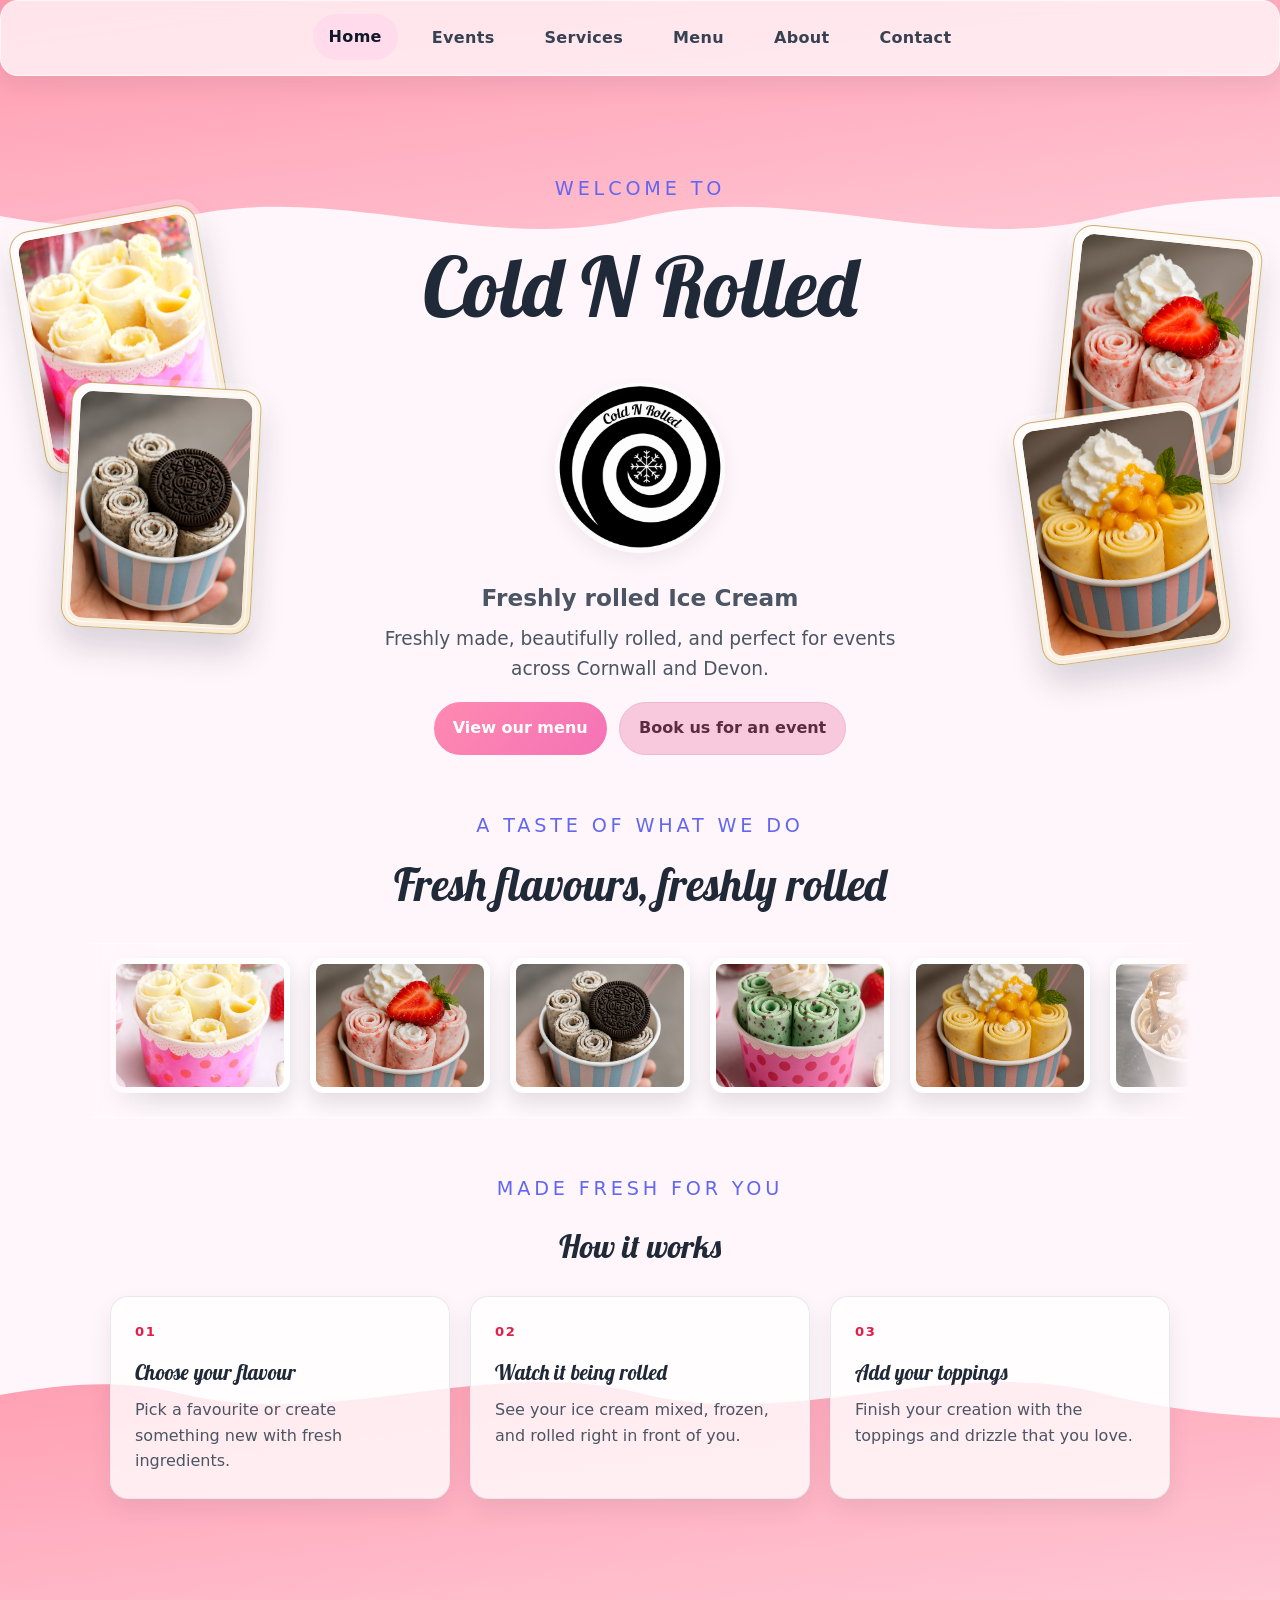
<file: index.html>
<!DOCTYPE html>
<html lang="en">
<head>
    <meta charset="UTF-8">
    <meta name="viewport" content="width=device-width, initial-scale=1.0">
    <title>Cold n Rolled</title>
    <link rel="stylesheet" href="index.css">
    <link href="https://fonts.googleapis.com/css2?family=Lobster&display=swap" rel="stylesheet">
</head>
<body>
    <div class="page-shell page-alt">
        <nav class="site-nav">
            <button class="nav-toggle" type="button" aria-label="Open navigation menu" aria-expanded="false" aria-controls="site-nav-links">
                <span class="nav-toggle-icon" aria-hidden="true"><span></span><span></span><span></span></span>
            </button>
            <div class="site-nav-links" id="site-nav-links">
                <a href="index.html" class="active">Home</a>
                <a href="events.html">Events</a>
                <a href="services.html">Services</a>
                <a href="menu.html">Menu</a>
                <a href="about.html">About</a>
                <a href="contact.html">Contact</a>
            </div>
        </nav>
        <div class="home-side-photos" aria-hidden="true">
            <div class="home-side-photo-group home-side-photo-group--left">
                <div class="home-side-photo">
                    <img src="vanilla.png" alt="">
                </div>
                <div class="home-side-photo home-side-photo--overlap">
                    <img src="Oreo.png" alt="">
                </div>
            </div>
            <div class="home-side-photo-group home-side-photo-group--right">
                <div class="home-side-photo">
                    <img src="Strawberry.png" alt="">
                </div>
                <div class="home-side-photo home-side-photo--overlap">
                    <img src="Mango.png" alt="">
                </div>
            </div>
        </div>
        <header class="hero">
            <div class="hero-copy">
                <p class="eyebrow">Welcome to</p>
                <h1>Cold N Rolled</h1>
                <div class="logo-wrap">
                    <img src="coldnrolled.png" alt="Cold N Rolled logo" class="brand-logo">
                </div>
                <p class="hero-description">Freshly rolled Ice Cream</p>
                <p class="hero-value">Freshly made, beautifully rolled, and perfect for events across Cornwall and Devon.</p>
                <div class="hero-actions">
                    <a class="page-cta" href="menu.html">View our menu</a>
                    <a class="page-cta secondary" href="contact.html">Book us for an event</a>
                </div>
            </div>
        </header>

        <section class="flavour-strip" aria-labelledby="flavour-strip-heading">
            <div class="flavour-strip-heading">
                <p class="eyebrow">A taste of what we do</p>
                <h2 id="flavour-strip-heading">Fresh flavours, freshly rolled</h2>
            </div>
            <div class="flavour-strip-window">
                <div class="flavour-strip-track">
                    <div class="flavour-strip-set">
                        <img src="vanilla.png" alt="Vanilla rolled ice cream">
                        <img src="Strawberry.png" alt="Strawberry rolled ice cream">
                        <img src="Oreo.png" alt="Oreo rolled ice cream">
                        <img src="mint.png" alt="Mint rolled ice cream">
                        <img src="Mango.png" alt="Mango rolled ice cream">
                        <img src="biscoff.png" alt="Biscoff rolled ice cream">
                    </div>
                    <div class="flavour-strip-set" aria-hidden="true">
                        <img src="vanilla.png" alt="">
                        <img src="Strawberry.png" alt="">
                        <img src="Oreo.png" alt="">
                        <img src="mint.png" alt="">
                        <img src="Mango.png" alt="">
                        <img src="biscoff.png" alt="">
                    </div>
                </div>
            </div>
        </section>

        <section class="process-section" aria-labelledby="process-heading">
            <div class="section-heading">
                <p class="eyebrow">Made fresh for you</p>
                <h2 id="process-heading">How it works</h2>
            </div>
            <div class="process-grid">
                <article class="process-card">
                    <span class="process-number">01</span>
                    <h3>Choose your flavour</h3>
                    <p>Pick a favourite or create something new with fresh ingredients.</p>
                </article>
                <article class="process-card">
                    <span class="process-number">02</span>
                    <h3>Watch it being rolled</h3>
                    <p>See your ice cream mixed, frozen, and rolled right in front of you.</p>
                </article>
                <article class="process-card">
                    <span class="process-number">03</span>
                    <h3>Add your toppings</h3>
                    <p>Finish your creation with the toppings and drizzle that you love.</p>
                </article>
            </div>
        </section>

    </div>

    <script>
        const nav = document.querySelector('.site-nav');
        const navToggle = document.querySelector('.nav-toggle');

        navToggle.addEventListener('click', () => {
            const isOpen = nav.classList.toggle('site-nav--open');
            navToggle.setAttribute('aria-expanded', String(isOpen));
            navToggle.setAttribute('aria-label', isOpen ? 'Close navigation menu' : 'Open navigation menu');
        });

        const toggleNavShape = () => {
            if (window.scrollY > 0) {
                nav.classList.add('site-nav--scrolled');
            } else {
                nav.classList.remove('site-nav--scrolled');
            }

            const atPageBottom = window.scrollY > 8 && window.innerHeight + window.scrollY >= document.documentElement.scrollHeight - 8;
            document.body.classList.toggle('page-at-bottom', atPageBottom);
        };

        window.addEventListener('scroll', () => {
            toggleNavShape();
        });
        window.addEventListener('load', () => {
            toggleNavShape();
        });
    </script>
</body>
</html>
</file>
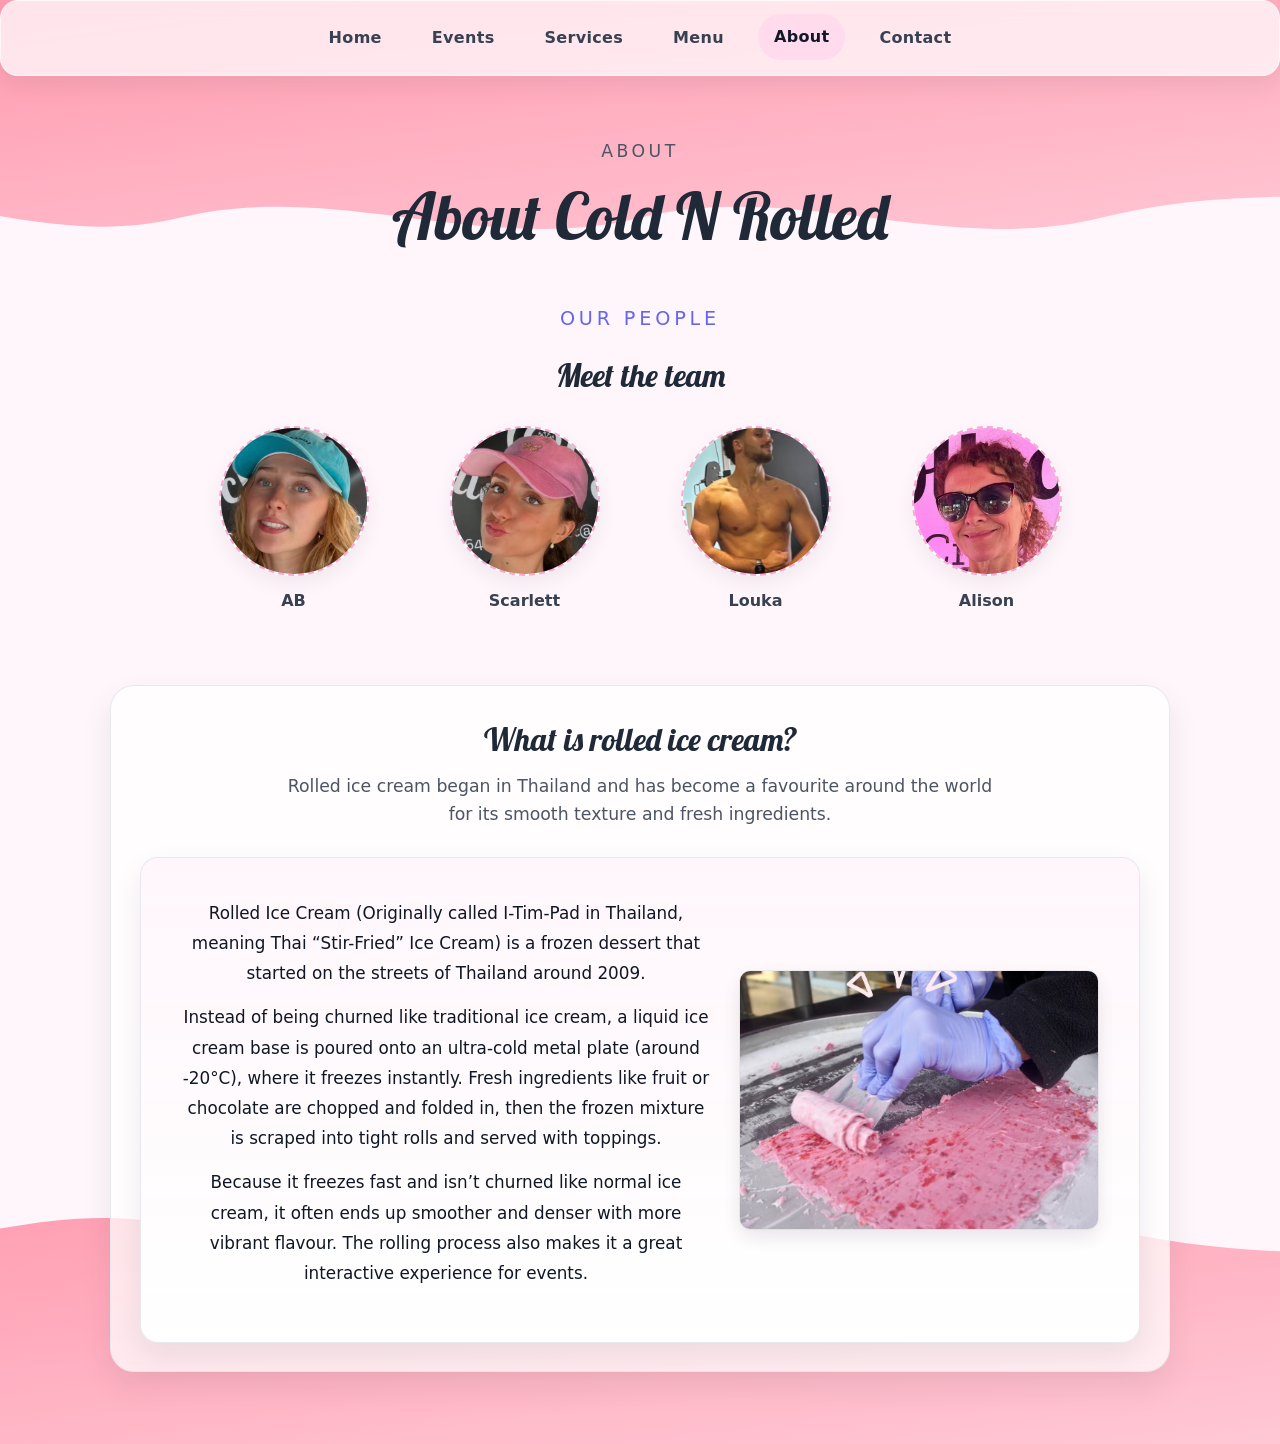
<file: about.html>
<!DOCTYPE html>
<html lang="en">
<head>
    <meta charset="UTF-8">
    <meta name="viewport" content="width=device-width, initial-scale=1.0">
    <title>About | Cold n Rolled</title>
    <link rel="stylesheet" href="index.css">
    <link href="https://fonts.googleapis.com/css2?family=Lobster&display=swap" rel="stylesheet">
</head>
<body>
    <div class="page-shell page-alt">
        <nav class="site-nav">
            <button class="nav-toggle" type="button" aria-label="Open navigation menu" aria-expanded="false" aria-controls="site-nav-links">
                <span class="nav-toggle-icon" aria-hidden="true"><span></span><span></span><span></span></span>
            </button>
            <div class="site-nav-links" id="site-nav-links">
                <a href="index.html">Home</a>
                <a href="events.html">Events</a>
                <a href="services.html">Services</a>
                <a href="menu.html">Menu</a>
                <a href="about.html" class="active">About</a>
                <a href="contact.html">Contact</a>
            </div>
        </nav>

        <header class="page-intro">
            <p class="eyebrow">About</p>
            <h1>About Cold N Rolled</h1>
        </header>

        <main>
            <section class="team-section" aria-labelledby="team-heading">
                <div class="section-heading">
                    <p class="eyebrow">Our people</p>
                    <h2 id="team-heading">Meet the team</h2>
                </div>
                <div class="team-grid">
                    <article class="team-member">
                        <img class="team-photo" src="AB.png" alt="AB">
                        <p>AB</p>
                    </article>
                    <article class="team-member">
                        <img class="team-photo" src="Scarlett.png" alt="Scarlett">
                        <p>Scarlett</p>
                    </article>
                    <article class="team-member">
                        <img class="team-photo" src="Louka.png" alt="Louka">
                        <p>Louka</p>
                    </article>
                    <article class="team-member">
                        <img class="team-photo" src="Alison.png" alt="Alison">
                        <p>Alison</p>
                    </article>
                </div>
            </section>

            <section class="page-card what-rolled-section" style="margin-top: 0;">
                <div class="about-topic-heading">
                    <h2>What is rolled ice cream?</h2>
                    <p>Rolled ice cream began in Thailand and has become a favourite around the world for its smooth texture and fresh ingredients.</p>
                </div>
                <div class="what-rolled-box">
                    <div class="what-rolled-content">
                        <p>Rolled Ice Cream (Originally called I-Tim-Pad in Thailand, meaning Thai “Stir-Fried” Ice Cream) is a frozen dessert that started on the streets of Thailand around 2009.</p>
                        <p>Instead of being churned like traditional ice cream, a liquid ice cream base is poured onto an ultra-cold metal plate (around -20°C), where it freezes instantly. Fresh ingredients like fruit or chocolate are chopped and folded in, then the frozen mixture is scraped into tight rolls and served with toppings.</p>
                        <p>Because it freezes fast and isn’t churned like normal ice cream, it often ends up smoother and denser with more vibrant flavour. The rolling process also makes it a great interactive experience for events.</p>
                    </div>
                    <div class="what-thumb">
                        <img class="what-thumb-img" src="roll.png" alt="Rolled ice cream close-up">
                    </div>
                </div>
            </section>
        </main>
    </div>
    <script>
        const nav = document.querySelector('.site-nav');
        const navToggle = document.querySelector('.nav-toggle');
        navToggle.addEventListener('click', () => {
            const isOpen = nav.classList.toggle('site-nav--open');
            navToggle.setAttribute('aria-expanded', String(isOpen));
            navToggle.setAttribute('aria-label', isOpen ? 'Close navigation menu' : 'Open navigation menu');
        });

        const toggleBottomWave = () => {
            const atPageBottom = window.scrollY > 8 && window.innerHeight + window.scrollY >= document.documentElement.scrollHeight - 8;
            document.body.classList.toggle('page-at-bottom', atPageBottom);
        };

        window.addEventListener('scroll', toggleBottomWave);
        window.addEventListener('load', toggleBottomWave);
    </script>
</body>
</html>
</file>
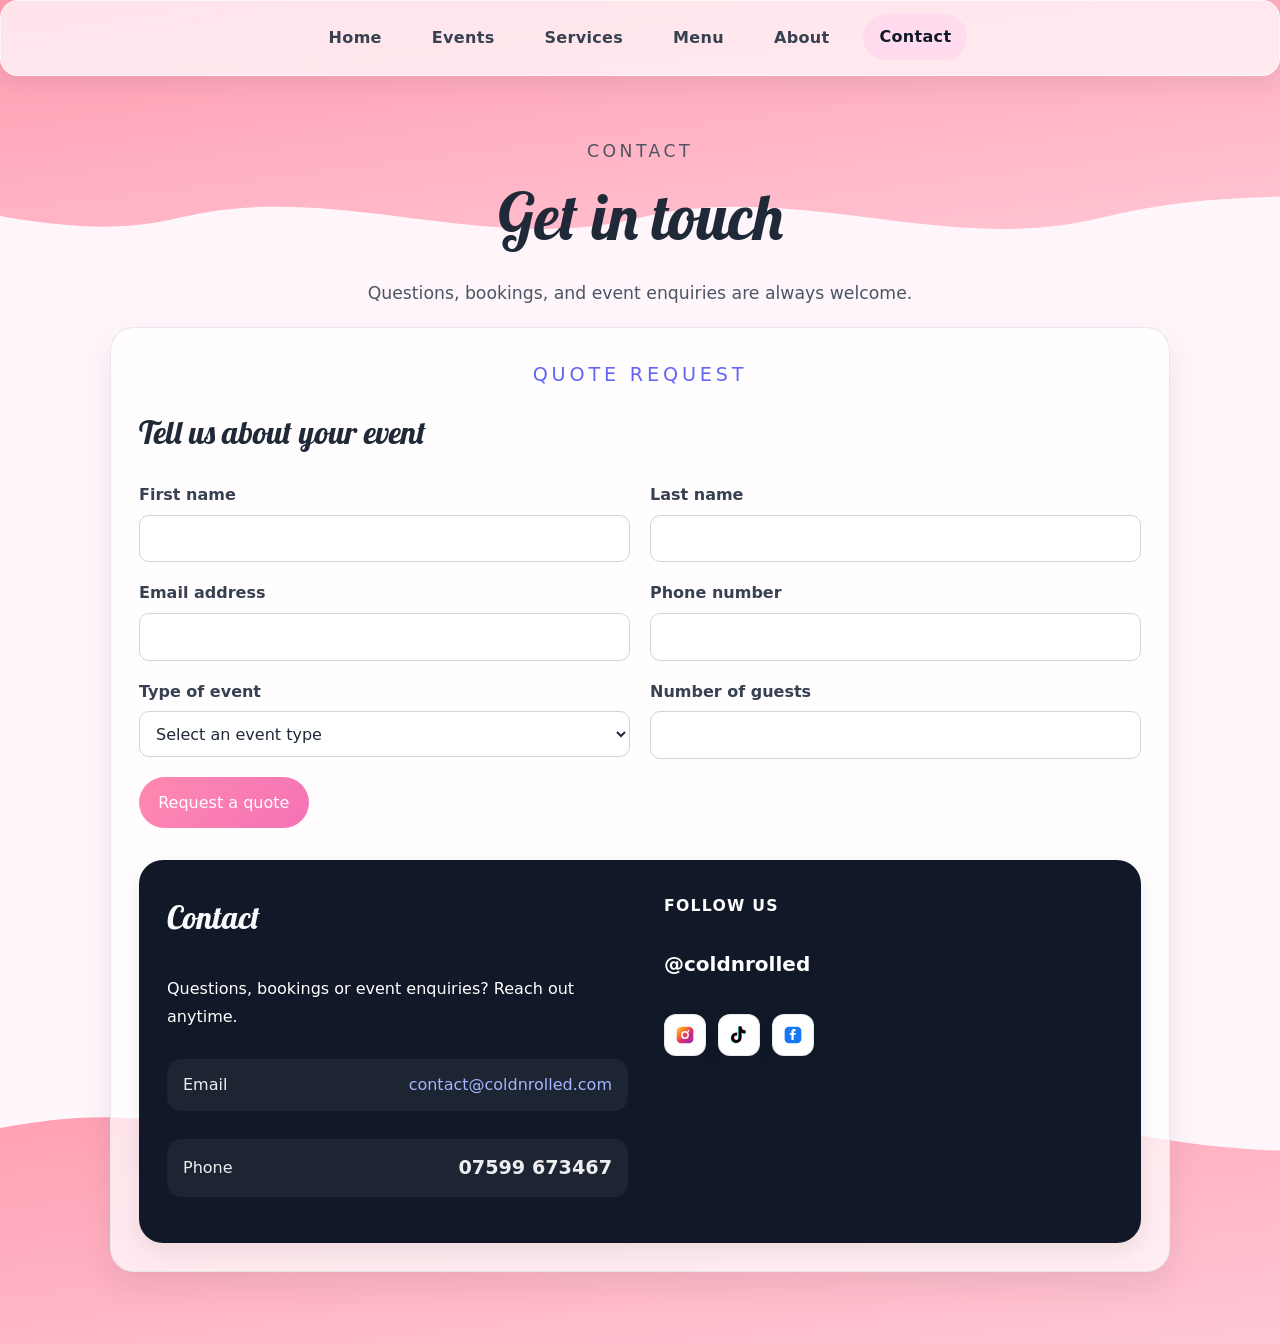
<file: contact.html>
<!DOCTYPE html>
<html lang="en">
<head>
    <meta charset="UTF-8">
    <meta name="viewport" content="width=device-width, initial-scale=1.0">
    <title>Contact | Cold n Rolled</title>
    <link rel="stylesheet" href="index.css">
    <link href="https://fonts.googleapis.com/css2?family=Lobster&display=swap" rel="stylesheet">
</head>
<body>
    <div class="page-shell page-alt">
        <nav class="site-nav">
            <button class="nav-toggle" type="button" aria-label="Open navigation menu" aria-expanded="false" aria-controls="site-nav-links">
                <span class="nav-toggle-icon" aria-hidden="true"><span></span><span></span><span></span></span>
            </button>
            <div class="site-nav-links" id="site-nav-links">
                <a href="index.html">Home</a>
                <a href="events.html">Events</a>
                <a href="services.html">Services</a>
                <a href="menu.html">Menu</a>
                <a href="about.html">About</a>
                <a href="contact.html" class="active">Contact</a>
            </div>
        </nav>

        <header class="page-intro">
            <p class="eyebrow">Contact</p>
            <h1>Get in touch</h1>
            <p>Questions, bookings, and event enquiries are always welcome.</p>
        </header>

        <main>
            <section class="page-card">
                <div class="quote-form-wrap">
                    <div class="section-heading">
                        <p class="eyebrow">Quote request</p>
                        <h2>Tell us about your event</h2>
                    </div>
                    <form class="quote-form" action="https://formsubmit.co/contact@coldnrolled.com" method="POST">
                        <input type="hidden" name="_subject" value="New quote request">
                        <input type="hidden" name="_captcha" value="true">
                        <input type="hidden" name="_template" value="table">
                        <div class="quote-form-grid">
                            <div class="quote-field">
                                <label for="first-name">First name</label>
                                <input id="first-name" name="first_name" type="text" autocomplete="given-name" required>
                            </div>
                            <div class="quote-field">
                                <label for="last-name">Last name</label>
                                <input id="last-name" name="last_name" type="text" autocomplete="family-name" required>
                            </div>
                            <div class="quote-field">
                                <label for="email">Email address</label>
                                <input id="email" name="email" type="email" autocomplete="email" required>
                            </div>
                            <div class="quote-field">
                                <label for="phone">Phone number</label>
                                <input id="phone" name="phone" type="tel" autocomplete="tel" required>
                            </div>
                            <div class="quote-field">
                                <label for="event-type">Type of event</label>
                                <select id="event-type" name="event_type" required>
                                    <option value="" selected disabled>Select an event type</option>
                                    <option value="wedding">Wedding</option>
                                    <option value="birthday">Birthday party</option>
                                    <option value="festival">Festival or community event</option>
                                    <option value="corporate">Corporate event</option>
                                    <option value="other">Other</option>
                                </select>
                            </div>
                            <div class="quote-field">
                                <label for="guest-count">Number of guests</label>
                                <input id="guest-count" name="guest_count" type="number" min="1" step="1" inputmode="numeric" required>
                            </div>
                        </div>
                        <button class="page-cta quote-submit" type="submit">Request a quote</button>
                    </form>
                </div>

                <footer class="site-footer" style="margin: 0;">
                    <div class="footer-content" style="max-width: 100%;">
                        <div class="footer-grid">
                            <div class="footer-block">
                                <h2>Contact</h2>
                                <p class="footer-text">Questions, bookings or event enquiries? Reach out anytime.</p>
                                <p class="footer-line"><span>Email</span><a href="mailto:contact@coldnrolled.com">contact@coldnrolled.com</a></p>
                                <p class="footer-line"><span>Phone</span><span class="contact-number">07599 673467</span></p>
                            </div>
                            <div class="footer-block footer-block--social">
                                <p class="footer-follow">Follow us</p>
                                <p class="footer-handle">@coldnrolled</p>
                                <div class="social-links">
                                    <a href="https://www.instagram.com/coldnrolledd?utm_source=ig_web_button_share_sheet&igsh=ZDNlZDc0MzIxNw==" class="social-link" aria-label="Instagram" title="Instagram" target="_blank" rel="noopener noreferrer">
                                        <svg width="20" height="20" viewBox="0 0 24 24" xmlns="http://www.w3.org/2000/svg" aria-hidden="true">
                                            <defs>
                                                <linearGradient id="insta-gradient" x1="0%" y1="0%" x2="100%" y2="100%">
                                                    <stop offset="0%" stop-color="#feda75" />
                                                    <stop offset="30%" stop-color="#fa7e1e" />
                                                    <stop offset="60%" stop-color="#d62976" />
                                                    <stop offset="100%" stop-color="#962fbf" />
                                                </linearGradient>
                                            </defs>
                                            <rect x="2" y="2" width="20" height="20" rx="5" fill="url(#insta-gradient)" />
                                            <path d="M12 7.3a4.7 4.7 0 1 0 0 9.4 4.7 4.7 0 0 0 0-9.4zm0 7.6a2.9 2.9 0 1 1 0-5.8 2.9 2.9 0 0 1 0 5.8zm5.2-7.9a1.1 1.1 0 1 1-2.2 0 1.1 1.1 0 0 1 2.2 0Z" fill="#fff" />
                                        </svg>
                                    </a>
                                    <a href="https://www.tiktok.com/@cold.n.rolled?is_from_webapp=1&sender_device=pc" class="social-link" aria-label="TikTok" title="TikTok" target="_blank" rel="noopener noreferrer">
                                        <svg width="20" height="20" viewBox="0 0 24 24" xmlns="http://www.w3.org/2000/svg" aria-hidden="true">
                                            <path d="M19.59 6.69a4.83 4.83 0 0 1-4.83-4.83h-3.22v13.58a2.9 2.9 0 1 1-2.9-2.9c.3 0 .6.05.87.13V9.39a6.12 6.12 0 1 0 5.25 6.05V8.56a8.03 8.03 0 0 0 4.83 1.61V6.69Z" fill="#25F4EE" transform="translate(-0.55 0.35)" />
                                            <path d="M19.59 6.69a4.83 4.83 0 0 1-4.83-4.83h-3.22v13.58a2.9 2.9 0 1 1-2.9-2.9c.3 0 .6.05.87.13V9.39a6.12 6.12 0 1 0 5.25 6.05V8.56a8.03 8.03 0 0 0 4.83 1.61V6.69Z" fill="#FE2C55" transform="translate(0.55 -0.35)" />
                                            <path d="M19.59 6.69a4.83 4.83 0 0 1-4.83-4.83h-3.22v13.58a2.9 2.9 0 1 1-2.9-2.9c.3 0 .6.05.87.13V9.39a6.12 6.12 0 1 0 5.25 6.05V8.56a8.03 8.03 0 0 0 4.83 1.61V6.69Z" fill="#010101" />
                                        </svg>
                                    </a>
                                    <a href="https://www.facebook.com/share/1EAgyivj3F/?mibextid=wwXIfr" class="social-link" aria-label="Facebook" title="Facebook" target="_blank" rel="noopener noreferrer">
                                        <svg width="20" height="20" viewBox="0 0 24 24" xmlns="http://www.w3.org/2000/svg" aria-hidden="true">
                                            <rect x="2" y="2" width="20" height="20" rx="5" fill="#1877F2" />
                                            <path d="M15.5 7.5h-1.6c-.9 0-1.1.4-1.1 1.1V9.5h2.7l-.4 2.3h-2.3V18h-2.7v-6.2h-2v-2.3h2v-1.5c0-2 1.2-3.1 3-3.1h1.9v2.3Z" fill="#fff" />
                                        </svg>
                                    </a>
                                </div>
                            </div>
                        </div>
                    </div>
                </footer>
            </section>
        </main>
    </div>
    <script>
        const nav = document.querySelector('.site-nav');
        const navToggle = document.querySelector('.nav-toggle');
        navToggle.addEventListener('click', () => {
            const isOpen = nav.classList.toggle('site-nav--open');
            navToggle.setAttribute('aria-expanded', String(isOpen));
            navToggle.setAttribute('aria-label', isOpen ? 'Close navigation menu' : 'Open navigation menu');
        });

        const toggleBottomWave = () => {
            const atPageBottom = window.scrollY > 8 && window.innerHeight + window.scrollY >= document.documentElement.scrollHeight - 8;
            document.body.classList.toggle('page-at-bottom', atPageBottom);
        };

        window.addEventListener('scroll', toggleBottomWave);
        window.addEventListener('load', toggleBottomWave);
    </script>
</body>
</html>
</file>
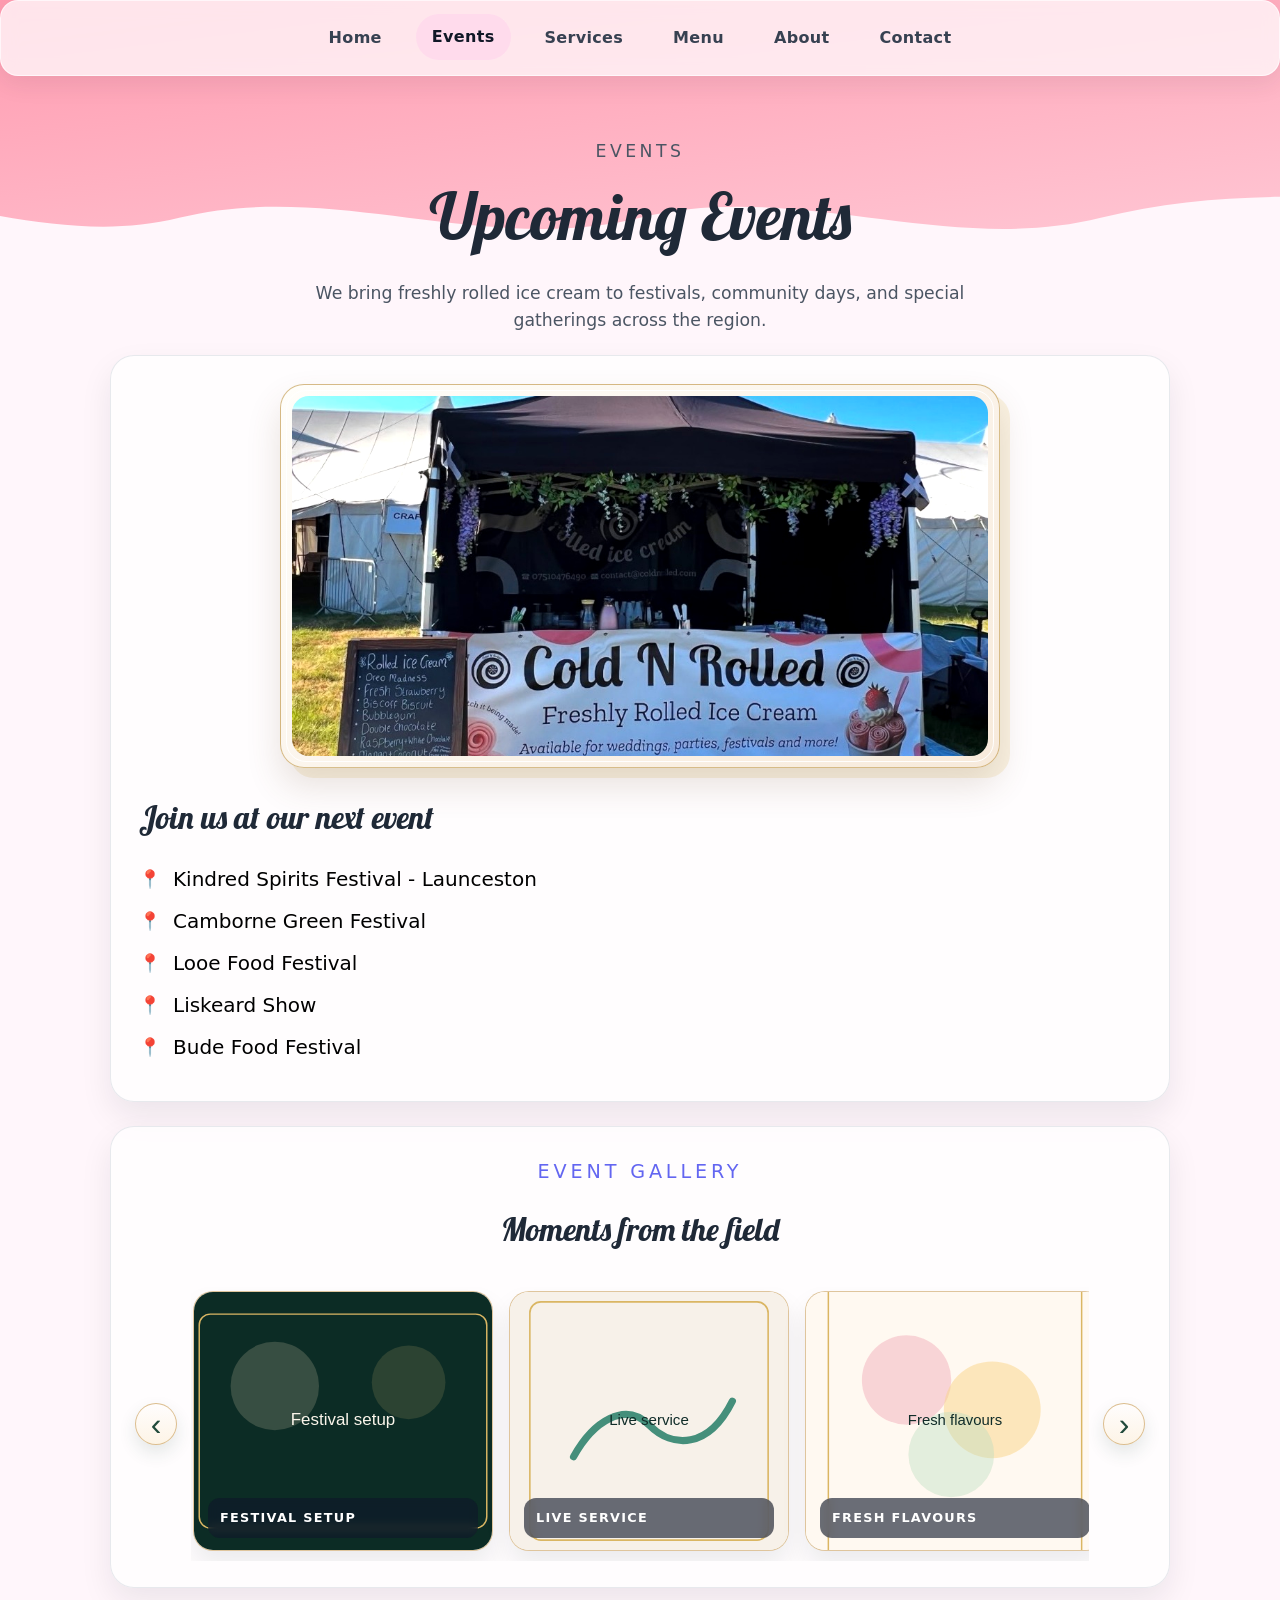
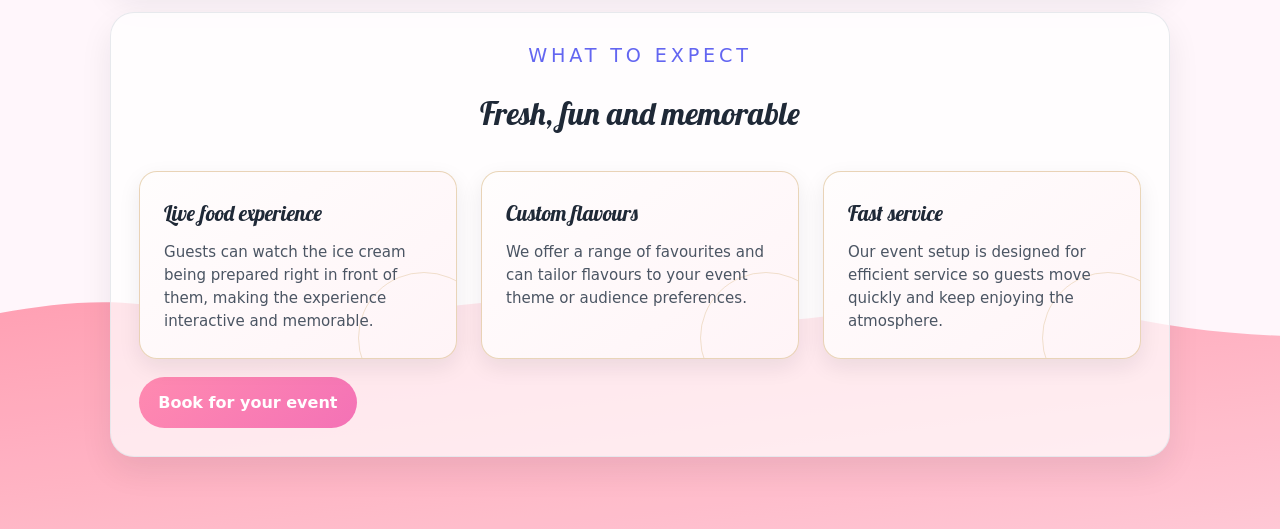
<file: events.html>
<!DOCTYPE html>
<html lang="en">
<head>
    <meta charset="UTF-8">
    <meta name="viewport" content="width=device-width, initial-scale=1.0">
    <title>Events | Cold n Rolled</title>
    <link rel="stylesheet" href="index.css">
    <link href="https://fonts.googleapis.com/css2?family=Lobster&display=swap" rel="stylesheet">
</head>
<body>
    <div class="page-shell page-alt">
        <nav class="site-nav">
            <button class="nav-toggle" type="button" aria-label="Open navigation menu" aria-expanded="false" aria-controls="site-nav-links">
                <span class="nav-toggle-icon" aria-hidden="true"><span></span><span></span><span></span></span>
            </button>
            <div class="site-nav-links" id="site-nav-links">
                <a href="index.html">Home</a>
                <a href="events.html" class="active">Events</a>
                <a href="services.html">Services</a>
                <a href="menu.html">Menu</a>
                <a href="about.html">About</a>
                <a href="contact.html">Contact</a>
            </div>
        </nav>

        <header class="page-intro">
            <p class="eyebrow">Events</p>
            <h1>Upcoming Events</h1>
            <p>We bring freshly rolled ice cream to festivals, community days, and special gatherings across the region.</p>
        </header>

        <main>
            <section class="page-card highlight-section" style="display: block; margin: 0 0 24px;">
                <div class="highlight-image">
                    <img src="gazibo.png" alt="Cold N Rolled event setup" class="highlight-img">
                </div>
                <div class="highlight-copy" style="margin-top: 24px;">
                    <h2>Join us at our next event</h2>
                    <ul class="highlight-list">
                        <li>Kindred Spirits Festival - Launceston</li>
                        <li>Camborne Green Festival</li>
                        <li>Looe Food Festival</li>
                        <li>Liskeard Show</li>
                        <li>Bude Food Festival</li>
                    </ul>
                </div>
            </section>

            <section class="page-card event-gallery-section">
                <div class="section-heading event-gallery-heading">
                    <p class="eyebrow">Event gallery</p>
                    <h2>Moments from the field</h2>
                </div>
                <div class="event-gallery-carousel">
                    <button class="event-gallery-arrow event-gallery-arrow--prev" type="button" aria-label="Previous event gallery images">&#8249;</button>
                    <div class="event-gallery-window" aria-label="Event gallery">
                        <div class="event-gallery-grid">
                    <figure class="event-gallery-card event-gallery-card--wide">
                        <img src="data:image/svg+xml,%3Csvg xmlns='http://www.w3.org/2000/svg' viewBox='0 0 900 700'%3E%3Crect width='900' height='700' fill='%23102d27'/%3E%3Crect x='60' y='60' width='780' height='580' rx='30' fill='none' stroke='%23d6b56a' stroke-width='4'/%3E%3Ccircle cx='265' cy='255' r='120' fill='%23f7e8c8' opacity='0.18'/%3E%3Ccircle cx='628' cy='245' r='100' fill='%23e6c980' opacity='0.14'/%3E%3Ctext x='50%25' y='50%25' text-anchor='middle' dominant-baseline='middle' fill='%23f8f3e9' font-family='Arial' font-size='46'%3EFestival setup%3C/text%3E%3C/svg%3E" alt="Cold N Rolled event stall">
                        <figcaption>Festival setup</figcaption>
                    </figure>
                    <figure class="event-gallery-card">
                        <img src="data:image/svg+xml,%3Csvg xmlns='http://www.w3.org/2000/svg' viewBox='0 0 700 700'%3E%3Crect width='700' height='700' fill='%23f4efe8'/%3E%3Crect x='50' y='50' width='600' height='600' rx='28' fill='none' stroke='%23d6b56a' stroke-width='4'/%3E%3Cpath d='M160 440 C210 350, 290 300, 350 360 S500 420, 560 300' fill='none' stroke='%234a8d7b' stroke-width='18' stroke-linecap='round'/%3E%3Ctext x='50%25' y='50%25' text-anchor='middle' dominant-baseline='middle' fill='%23142d2a' font-family='Arial' font-size='38'%3ELive service%3C/text%3E%3C/svg%3E" alt="Guests enjoying ice cream at an event">
                        <figcaption>Live service</figcaption>
                    </figure>
                    <figure class="event-gallery-card event-gallery-card--tall">
                        <img src="data:image/svg+xml,%3Csvg xmlns='http://www.w3.org/2000/svg' viewBox='0 0 800 900'%3E%3Crect width='800' height='900' fill='%23fdf7ef'/%3E%3Crect x='60' y='60' width='680' height='780' rx='28' fill='none' stroke='%23d6b56a' stroke-width='4'/%3E%3Ccircle cx='270' cy='340' r='120' fill='%23ecb3bf' opacity='0.52'/%3E%3Ccircle cx='500' cy='420' r='130' fill='%23f4d390' opacity='0.52'/%3E%3Ccircle cx='390' cy='540' r='115' fill='%23b9d9bf' opacity='0.4'/%3E%3Ctext x='50%25' y='50%25' text-anchor='middle' dominant-baseline='middle' fill='%23142d2a' font-family='Arial' font-size='40'%3EFresh flavours%3C/text%3E%3C/svg%3E" alt="Fresh ice cream dessert spread">
                        <figcaption>Fresh flavours</figcaption>
                    </figure>
                    <figure class="event-gallery-card">
                        <img src="data:image/svg+xml,%3Csvg xmlns='http://www.w3.org/2000/svg' viewBox='0 0 700 700'%3E%3Crect width='700' height='700' fill='%231a322d'/%3E%3Crect x='48' y='48' width='604' height='604' rx='28' fill='none' stroke='%23d6b56a' stroke-width='4'/%3E%3Cpath d='M180 430 H520' stroke='%23d6b56a' stroke-width='12' stroke-linecap='round'/%3E%3Cpath d='M160 510 H540' stroke='%23f5e7be' stroke-width='10' stroke-linecap='round' opacity='0.8'/%3E%3Ccircle cx='260' cy='270' r='88' fill='%23f8f3e9' opacity='0.18'/%3E%3Ctext x='50%25' y='50%25' text-anchor='middle' dominant-baseline='middle' fill='%23f8f3e9' font-family='Arial' font-size='34'%3EOn-site prep%3C/text%3E%3C/svg%3E" alt="Ice cream preparation at an outdoor event">
                        <figcaption>On-site prep</figcaption>
                    </figure>
                    <figure class="event-gallery-card event-gallery-card--wide">
                        <img src="data:image/svg+xml,%3Csvg xmlns='http://www.w3.org/2000/svg' viewBox='0 0 900 700'%3E%3Crect width='900' height='700' fill='%23f6e7d4'/%3E%3Crect x='58' y='58' width='784' height='584' rx='30' fill='none' stroke='%23d6b56a' stroke-width='4'/%3E%3Cpath d='M160 520 C260 420, 320 360, 370 420 C430 480, 500 490, 640 350' fill='none' stroke='%231b3347' stroke-width='18' stroke-linecap='round'/%3E%3Ctext x='50%25' y='50%25' text-anchor='middle' dominant-baseline='middle' fill='%23142d2a' font-family='Arial' font-size='40'%3EGuest favourites%3C/text%3E%3C/svg%3E" alt="Crowd enjoying desserts at a festival">
                        <figcaption>Guest favourites</figcaption>
                    </figure>
                    <figure class="event-gallery-card">
                        <img src="data:image/svg+xml,%3Csvg xmlns='http://www.w3.org/2000/svg' viewBox='0 0 700 700'%3E%3Crect width='700' height='700' fill='%23f4ebe0'/%3E%3Crect x='50' y='50' width='600' height='600' rx='28' fill='none' stroke='%23d6b56a' stroke-width='4'/%3E%3Crect x='150' y='170' width='240' height='220' rx='22' fill='%23d7b268' opacity='0.6'/%3E%3Crect x='310' y='240' width='200' height='210' rx='22' fill='%233a8d7c' opacity='0.62'/%3E%3Ctext x='50%25' y='50%25' text-anchor='middle' dominant-baseline='middle' fill='%23142d2a' font-family='Arial' font-size='34'%3ESweet moments%3C/text%3E%3C/svg%3E" alt="Dessert table with colourful ice cream treats">
                        <figcaption>Sweet moments</figcaption>
                    </figure>
                        </div>
                    </div>
                    <button class="event-gallery-arrow event-gallery-arrow--next" type="button" aria-label="Next event gallery images">&#8250;</button>
                </div>
            </section>

            <section class="page-card events-expect-section">
                <div class="section-heading">
                    <p class="eyebrow">What to expect</p>
                    <h2>Fresh, fun and memorable</h2>
                </div>
                <div class="page-grid">
                    <article class="provide-card">
                        <h3>Live food experience</h3>
                        <p>Guests can watch the ice cream being prepared right in front of them, making the experience interactive and memorable.</p>
                    </article>
                    <article class="provide-card">
                        <h3>Custom flavours</h3>
                        <p>We offer a range of favourites and can tailor flavours to your event theme or audience preferences.</p>
                    </article>
                    <article class="provide-card">
                        <h3>Fast service</h3>
                        <p>Our event setup is designed for efficient service so guests move quickly and keep enjoying the atmosphere.</p>
                    </article>
                </div>
                <a class="page-cta" href="contact.html">Book for your event</a>
            </section>
        </main>
    </div>
    <script>
        const nav = document.querySelector('.site-nav');
        const navToggle = document.querySelector('.nav-toggle');
        navToggle.addEventListener('click', () => {
            const isOpen = nav.classList.toggle('site-nav--open');
            navToggle.setAttribute('aria-expanded', String(isOpen));
            navToggle.setAttribute('aria-label', isOpen ? 'Close navigation menu' : 'Open navigation menu');
        });

        const toggleBottomWave = () => {
            const atPageBottom = window.scrollY > 8 && window.innerHeight + window.scrollY >= document.documentElement.scrollHeight - 8;
            document.body.classList.toggle('page-at-bottom', atPageBottom);
        };

        window.addEventListener('scroll', toggleBottomWave);
        window.addEventListener('load', toggleBottomWave);

        const galleryWindow = document.querySelector('.event-gallery-window');
        const firstGalleryCard = document.querySelector('.event-gallery-card');
        const previousGallery = document.querySelector('.event-gallery-arrow--prev');
        const nextGallery = document.querySelector('.event-gallery-arrow--next');

        if (galleryWindow && firstGalleryCard && previousGallery && nextGallery) {
            const galleryScrollAmount = () => {
                const cardWidth = firstGalleryCard.getBoundingClientRect().width;
                const cardGap = parseFloat(getComputedStyle(firstGalleryCard.parentElement).gap) || 0;
                return cardWidth + cardGap;
            };

            previousGallery.addEventListener('click', () => {
                galleryWindow.scrollBy({ left: -galleryScrollAmount(), behavior: 'smooth' });
            });

            nextGallery.addEventListener('click', () => {
                galleryWindow.scrollBy({ left: galleryScrollAmount(), behavior: 'smooth' });
            });
        }
    </script>
</body>
</html>
</file>
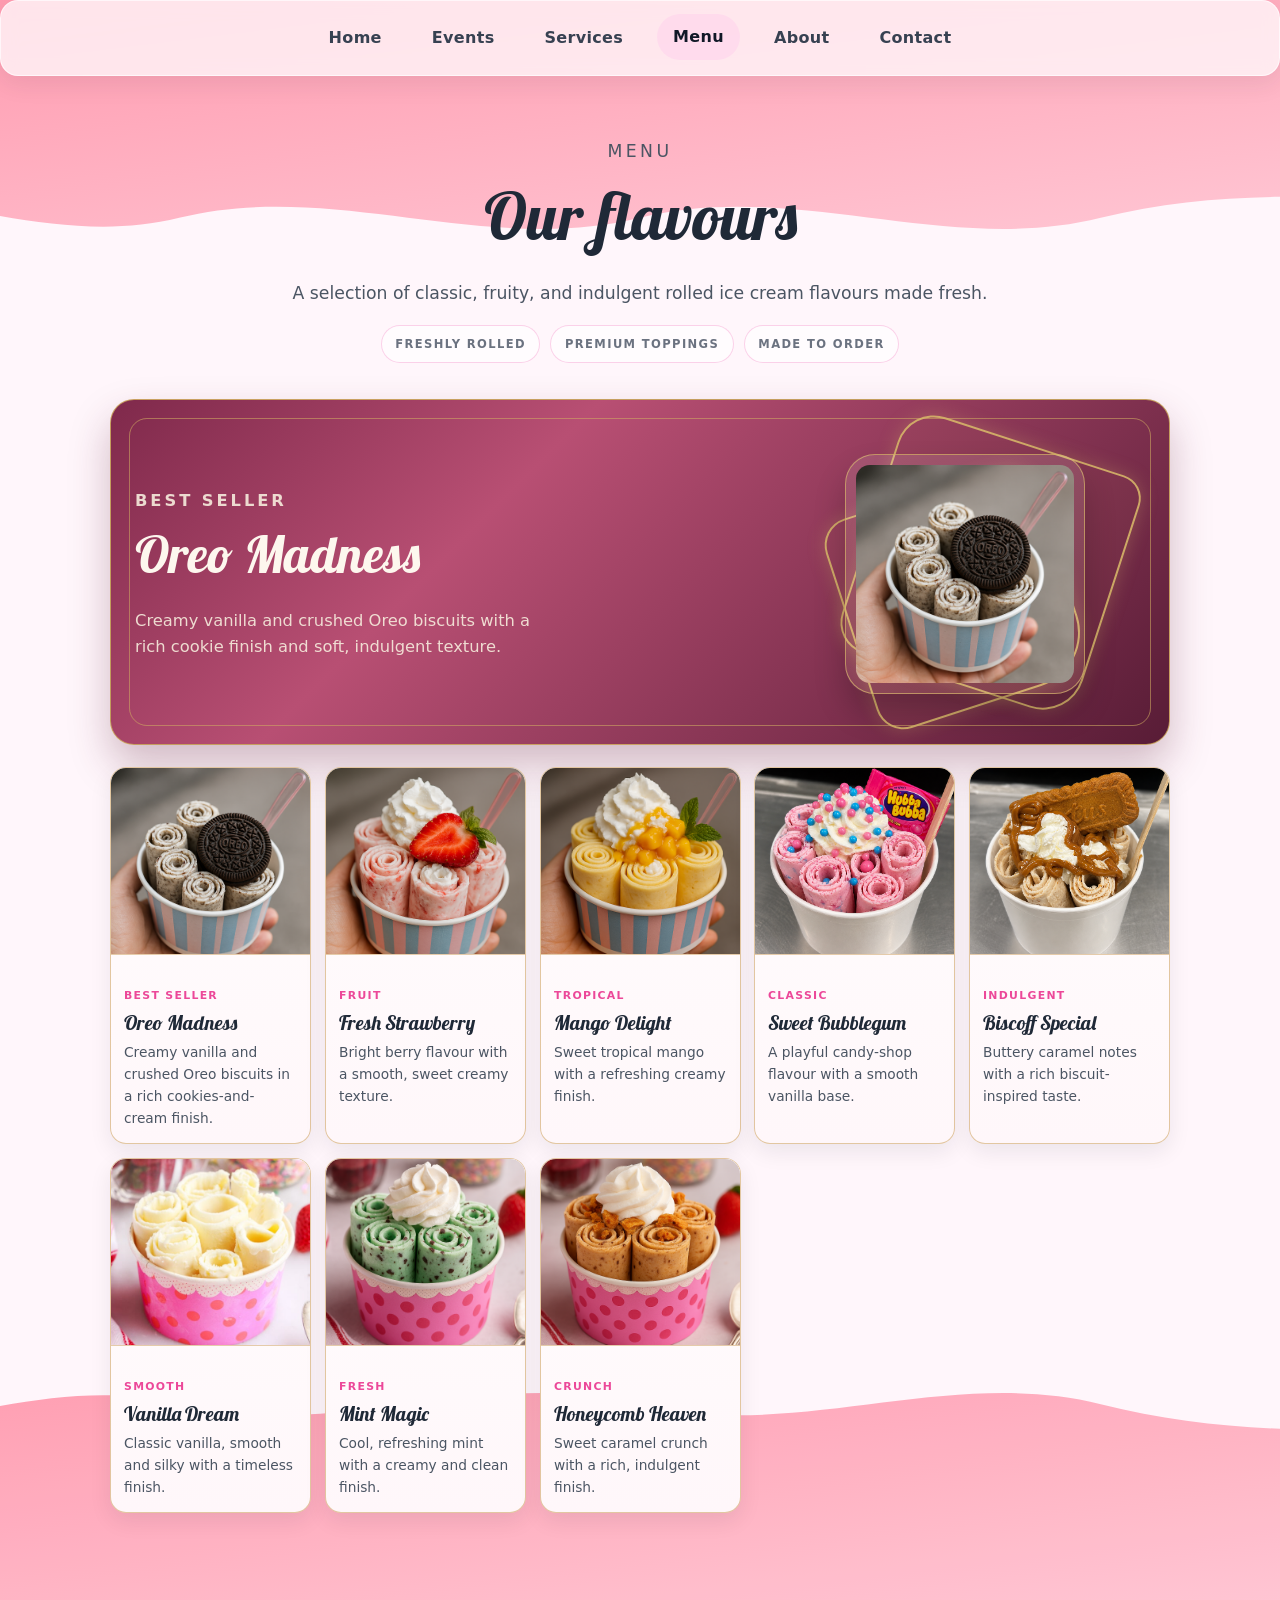
<file: menu.html>
<!DOCTYPE html>
<html lang="en">
<head>
    <meta charset="UTF-8">
    <meta name="viewport" content="width=device-width, initial-scale=1.0">
    <title>Menu | Cold n Rolled</title>
    <link rel="stylesheet" href="index.css">
    <link href="https://fonts.googleapis.com/css2?family=Lobster&display=swap" rel="stylesheet">
</head>
<body>
    <div class="page-shell page-alt">
        <nav class="site-nav">
            <button class="nav-toggle" type="button" aria-label="Open navigation menu" aria-expanded="false" aria-controls="site-nav-links">
                <span class="nav-toggle-icon" aria-hidden="true"><span></span><span></span><span></span></span>
            </button>
            <div class="site-nav-links" id="site-nav-links">
                <a href="index.html">Home</a>
                <a href="events.html">Events</a>
                <a href="services.html">Services</a>
                <a href="menu.html" class="active">Menu</a>
                <a href="about.html">About</a>
                <a href="contact.html">Contact</a>
            </div>
        </nav>

        <header class="page-intro menu-header">
            <p class="eyebrow">Menu</p>
            <h1>Our flavours</h1>
            <p>A selection of classic, fruity, and indulgent rolled ice cream flavours made fresh.</p>
            <div class="menu-pill-row" aria-label="menu highlights">
                <span>Freshly rolled</span>
                <span>Premium toppings</span>
                <span>Made to order</span>
            </div>
        </header>

        <main>
            <section class="featured-menu-panel" aria-label="Best seller highlight">
                <div class="featured-menu-copy">
                    <p class="featured-menu-kicker">Best seller</p>
                    <h2>Oreo Madness</h2>
                    <p>Creamy vanilla and crushed Oreo biscuits with a rich cookie finish and soft, indulgent texture.</p>
                </div>
                <div class="featured-menu-visual" aria-hidden="true">
                    <div class="gold-line gold-line-one"></div>
                    <div class="gold-line gold-line-two"></div>
                    <div class="featured-image-wrap">
                        <img src="Oreo.png" alt="Oreo Madness featured flavour">
                    </div>
                </div>
            </section>

            <section class="feature-grid menu-grid" style="margin-top: 0;">
                <article class="feature-card menu-card">
                    <div class="image-frame">
                        <img class="image-placeholder" src="Oreo.png" alt="Oreo Madness">
                    </div>
                    <div class="menu-card-copy">
                        <div class="menu-card-topline">
                            <span class="menu-card-type">Best seller</span>
                        </div>
                        <h2>Oreo Madness</h2>
                        <p>Creamy vanilla and crushed Oreo biscuits in a rich cookies-and-cream finish.</p>
                    </div>
                </article>
                <article class="feature-card menu-card">
                    <div class="image-frame">
                        <img class="image-placeholder" src="Strawberry.png" alt="Fresh Strawberry">
                    </div>
                    <div class="menu-card-copy">
                        <div class="menu-card-topline">
                            <span class="menu-card-type">Fruit</span>
                        </div>
                        <h2>Fresh Strawberry</h2>
                        <p>Bright berry flavour with a smooth, sweet creamy texture.</p>
                    </div>
                </article>
                <article class="feature-card menu-card">
                    <div class="image-frame">
                        <img class="image-placeholder" src="Mango.png" alt="Mango Delight">
                    </div>
                    <div class="menu-card-copy">
                        <div class="menu-card-topline">
                            <span class="menu-card-type">Tropical</span>
                        </div>
                        <h2>Mango Delight</h2>
                        <p>Sweet tropical mango with a refreshing creamy finish.</p>
                    </div>
                </article>
                <article class="feature-card menu-card">
                    <div class="image-frame">
                        <img class="image-placeholder" src="bubblegum.png" alt="Sweet Bubblegum">
                    </div>
                    <div class="menu-card-copy">
                        <div class="menu-card-topline">
                            <span class="menu-card-type">Classic</span>
                        </div>
                        <h2>Sweet Bubblegum</h2>
                        <p>A playful candy-shop flavour with a smooth vanilla base.</p>
                    </div>
                </article>
                <article class="feature-card menu-card">
                    <div class="image-frame">
                        <img class="image-placeholder" src="biscoff.png" alt="Biscoff Special">
                    </div>
                    <div class="menu-card-copy">
                        <div class="menu-card-topline">
                            <span class="menu-card-type">Indulgent</span>
                        </div>
                        <h2>Biscoff Special</h2>
                        <p>Buttery caramel notes with a rich biscuit-inspired taste.</p>
                    </div>
                </article>
                <article class="feature-card menu-card">
                    <div class="image-frame">
                        <img class="image-placeholder" src="vanilla.png" alt="Vanilla Dream">
                    </div>
                    <div class="menu-card-copy">
                        <div class="menu-card-topline">
                            <span class="menu-card-type">Smooth</span>
                        </div>
                        <h2>Vanilla Dream</h2>
                        <p>Classic vanilla, smooth and silky with a timeless finish.</p>
                    </div>
                </article>
                <article class="feature-card menu-card">
                    <div class="image-frame">
                        <img class="image-placeholder" src="mint.png" alt="Mint Magic">
                    </div>
                    <div class="menu-card-copy">
                        <div class="menu-card-topline">
                            <span class="menu-card-type">Fresh</span>
                        </div>
                        <h2>Mint Magic</h2>
                        <p>Cool, refreshing mint with a creamy and clean finish.</p>
                    </div>
                </article>
                <article class="feature-card menu-card">
                    <div class="image-frame">
                        <img class="image-placeholder" src="honeycomb.png" alt="Honeycomb Heaven">
                    </div>
                    <div class="menu-card-copy">
                        <div class="menu-card-topline">
                            <span class="menu-card-type">Crunch</span>
                        </div>
                        <h2>Honeycomb Heaven</h2>
                        <p>Sweet caramel crunch with a rich, indulgent finish.</p>
                    </div>
                </article>
            </section>
        </main>
    </div>
    <script>
        const nav = document.querySelector('.site-nav');
        const navToggle = document.querySelector('.nav-toggle');
        navToggle.addEventListener('click', () => {
            const isOpen = nav.classList.toggle('site-nav--open');
            navToggle.setAttribute('aria-expanded', String(isOpen));
            navToggle.setAttribute('aria-label', isOpen ? 'Close navigation menu' : 'Open navigation menu');
        });

        const toggleBottomWave = () => {
            const atPageBottom = window.scrollY > 8 && window.innerHeight + window.scrollY >= document.documentElement.scrollHeight - 8;
            document.body.classList.toggle('page-at-bottom', atPageBottom);
        };

        window.addEventListener('scroll', toggleBottomWave);
        window.addEventListener('load', toggleBottomWave);
    </script>
</body>
</html>
</file>
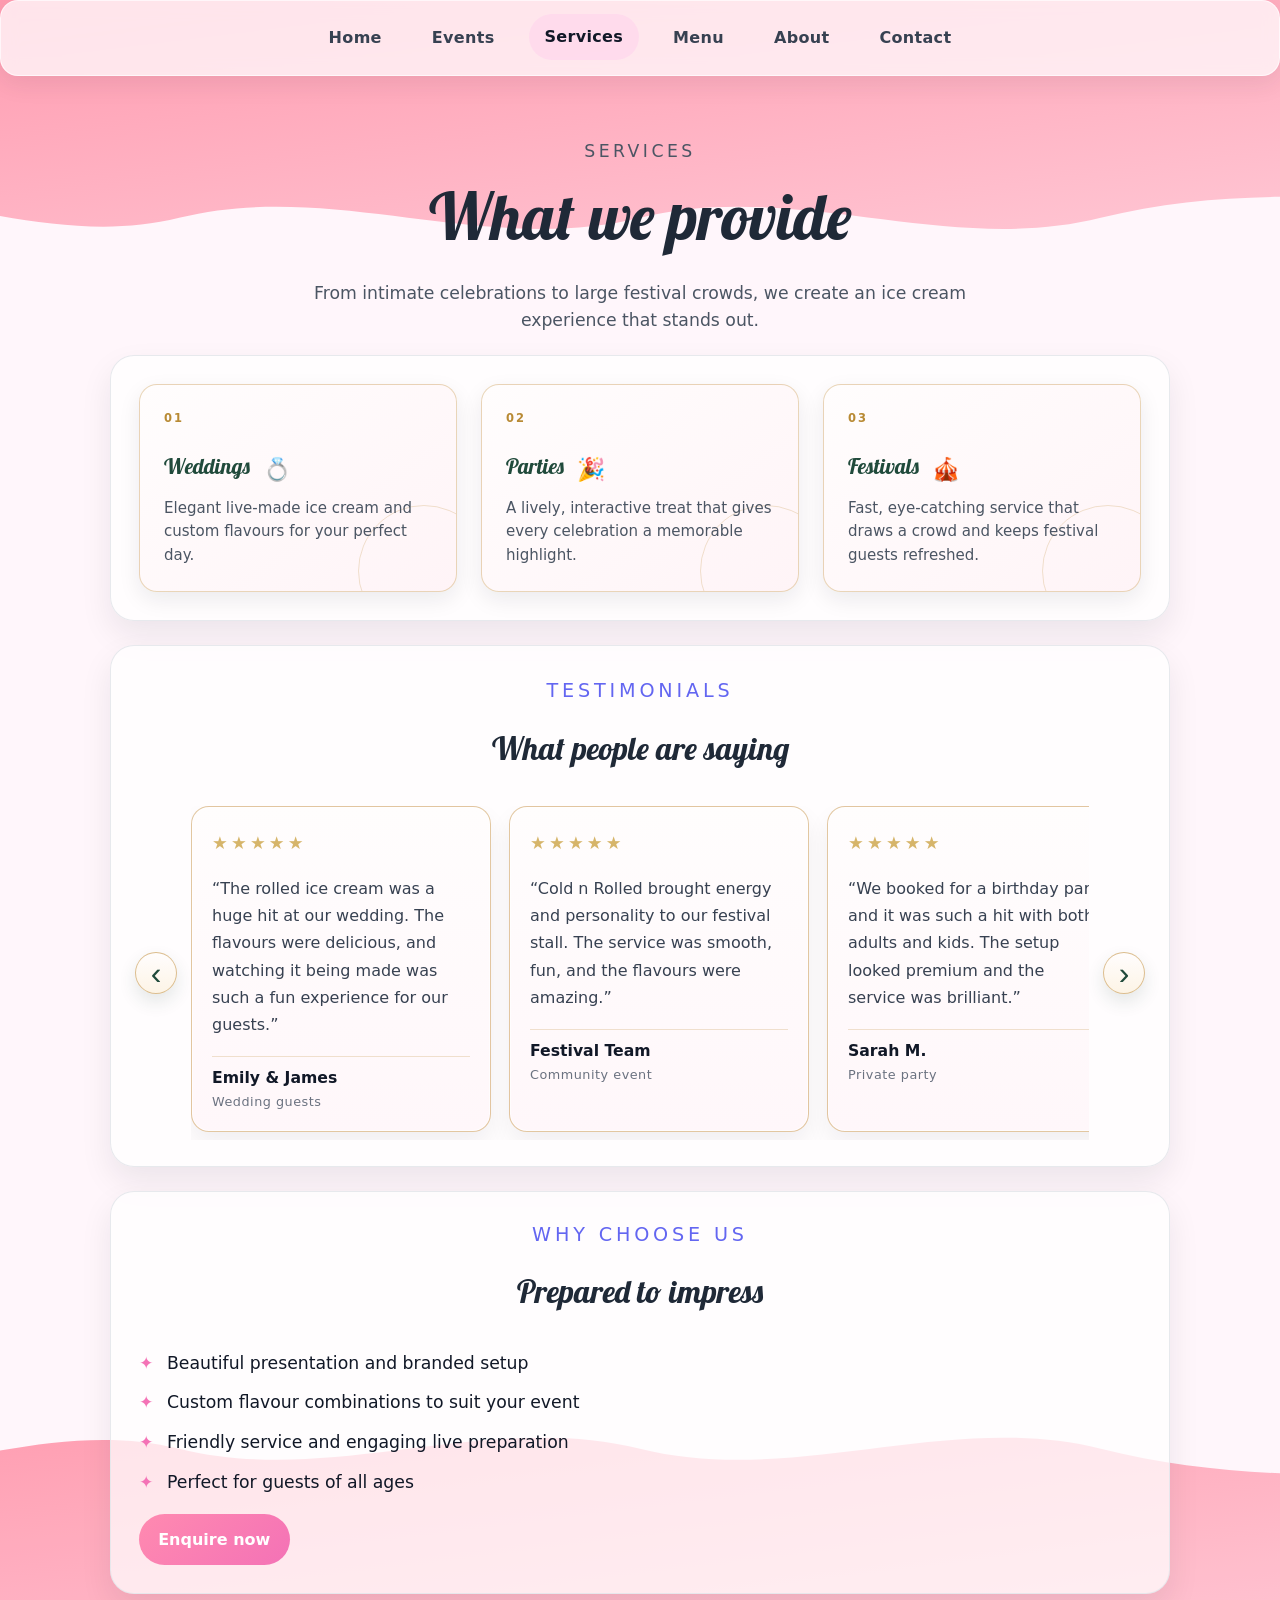
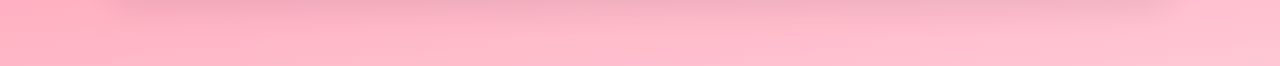
<file: services.html>
<!DOCTYPE html>
<html lang="en">
<head>
    <meta charset="UTF-8">
    <meta name="viewport" content="width=device-width, initial-scale=1.0">
    <title>Services | Cold n Rolled</title>
    <link rel="stylesheet" href="index.css">
    <link href="https://fonts.googleapis.com/css2?family=Lobster&display=swap" rel="stylesheet">
</head>
<body>
    <div class="page-shell page-alt">
        <nav class="site-nav">
            <button class="nav-toggle" type="button" aria-label="Open navigation menu" aria-expanded="false" aria-controls="site-nav-links">
                <span class="nav-toggle-icon" aria-hidden="true"><span></span><span></span><span></span></span>
            </button>
            <div class="site-nav-links" id="site-nav-links">
                <a href="index.html">Home</a>
                <a href="events.html">Events</a>
                <a href="services.html" class="active">Services</a>
                <a href="menu.html">Menu</a>
                <a href="about.html">About</a>
                <a href="contact.html">Contact</a>
            </div>
        </nav>

        <header class="page-intro">
            <p class="eyebrow">Services</p>
            <h1>What we provide</h1>
            <p>From intimate celebrations to large festival crowds, we create an ice cream experience that stands out.</p>
        </header>

        <main>
            <section class="page-card">
                <div class="page-grid">
                    <article class="provide-card">
                        <span class="provide-card-number">01</span>
                        <h3>Weddings <span class="emoji" aria-hidden="true">💍</span></h3>
                        <p>Elegant live-made ice cream and custom flavours for your perfect day.</p>
                    </article>
                    <article class="provide-card">
                        <span class="provide-card-number">02</span>
                        <h3>Parties <span class="emoji" aria-hidden="true">🎉</span></h3>
                        <p>A lively, interactive treat that gives every celebration a memorable highlight.</p>
                    </article>
                    <article class="provide-card">
                        <span class="provide-card-number">03</span>
                        <h3>Festivals <span class="emoji" aria-hidden="true">🎪</span></h3>
                        <p>Fast, eye-catching service that draws a crowd and keeps festival guests refreshed.</p>
                    </article>
                </div>
            </section>

            <section class="page-card testimonials-section">
                <div class="section-heading testimonials-heading">
                    <p class="eyebrow">Testimonials</p>
                    <h2>What people are saying</h2>
                </div>
                <div class="testimonials-carousel">
                    <button class="testimonial-arrow testimonial-arrow--prev" type="button" aria-label="Previous testimonials">&#8249;</button>
                    <div class="testimonials-scroll" aria-label="Customer testimonials">
                        <div class="testimonials-track">
                            <article class="testimonial-card">
                                <div class="testimonial-stars" aria-label="Five stars">★★★★★</div>
                                <p>“The rolled ice cream was a huge hit at our wedding. The flavours were delicious, and watching it being made was such a fun experience for our guests.”</p>
                                <div class="testimonial-author">
                                    <strong>Emily & James</strong>
                                    <span>Wedding guests</span>
                                </div>
                            </article>
                            <article class="testimonial-card">
                                <div class="testimonial-stars" aria-label="Five stars">★★★★★</div>
                                <p>“Cold n Rolled brought energy and personality to our festival stall. The service was smooth, fun, and the flavours were amazing.”</p>
                                <div class="testimonial-author">
                                    <strong>Festival Team</strong>
                                    <span>Community event</span>
                                </div>
                            </article>
                            <article class="testimonial-card">
                                <div class="testimonial-stars" aria-label="Five stars">★★★★★</div>
                                <p>“We booked for a birthday party and it was such a hit with both adults and kids. The setup looked premium and the service was brilliant.”</p>
                                <div class="testimonial-author">
                                    <strong>Sarah M.</strong>
                                    <span>Private party</span>
                                </div>
                            </article>
                            <article class="testimonial-card">
                                <div class="testimonial-stars" aria-label="Five stars">★★★★★</div>
                                <p>“Absolutely stunning presentation and incredibly friendly service. Our guests were still talking about it the next day.”</p>
                                <div class="testimonial-author">
                                    <strong>Laura P.</strong>
                                    <span>Private event</span>
                                </div>
                            </article>
                            <article class="testimonial-card">
                                <div class="testimonial-stars" aria-label="Five stars">★★★★★</div>
                                <p>“The team made our corporate evening feel really special. Delicious flavours, a beautiful setup, and service that kept everyone smiling.”</p>
                                <div class="testimonial-author">
                                    <strong>Marcus T.</strong>
                                    <span>Corporate event</span>
                                </div>
                            </article>
                        </div>
                    </div>
                    <button class="testimonial-arrow testimonial-arrow--next" type="button" aria-label="Next testimonials">&#8250;</button>
                </div>
            </section>

            <section class="page-card">
                <div class="section-heading">
                    <p class="eyebrow">Why choose us</p>
                    <h2>Prepared to impress</h2>
                </div>
                <ul class="page-list">
                    <li>Beautiful presentation and branded setup</li>
                    <li>Custom flavour combinations to suit your event</li>
                    <li>Friendly service and engaging live preparation</li>
                    <li>Perfect for guests of all ages</li>
                </ul>
                <a class="page-cta" href="contact.html">Enquire now</a>
            </section>
        </main>
    </div>
    <script>
        const nav = document.querySelector('.site-nav');
        const navToggle = document.querySelector('.nav-toggle');
        navToggle.addEventListener('click', () => {
            const isOpen = nav.classList.toggle('site-nav--open');
            navToggle.setAttribute('aria-expanded', String(isOpen));
            navToggle.setAttribute('aria-label', isOpen ? 'Close navigation menu' : 'Open navigation menu');
        });

        const toggleBottomWave = () => {
            const atPageBottom = window.scrollY > 8 && window.innerHeight + window.scrollY >= document.documentElement.scrollHeight - 8;
            document.body.classList.toggle('page-at-bottom', atPageBottom);
        };

        window.addEventListener('scroll', toggleBottomWave);
        window.addEventListener('load', toggleBottomWave);

        const testimonialsScroll = document.querySelector('.testimonials-scroll');
        const firstTestimonial = document.querySelector('.testimonial-card');
        const prevTestimonial = document.querySelector('.testimonial-arrow--prev');
        const nextTestimonial = document.querySelector('.testimonial-arrow--next');

        if (testimonialsScroll && firstTestimonial && prevTestimonial && nextTestimonial) {
            const scrollAmount = () => {
                const cardWidth = firstTestimonial.getBoundingClientRect().width;
                const cardGap = parseFloat(getComputedStyle(firstTestimonial.parentElement).gap) || 0;
                return cardWidth + cardGap;
            };

            prevTestimonial.addEventListener('click', () => {
                testimonialsScroll.scrollBy({
                    left: -scrollAmount(),
                    behavior: 'smooth'
                });
            });

            nextTestimonial.addEventListener('click', () => {
                testimonialsScroll.scrollBy({
                    left: scrollAmount(),
                    behavior: 'smooth'
                });
            });
        }
    </script>
</body>
</html>
</file>
<file: index.css>
/* Basic reset */
* {
    box-sizing: border-box;
    margin: 0;
    padding: 0;
}

/* Heading font to match logo */
h1, h2, h3 {
    font-family: 'Lobster', cursive;
    font-weight: 500;
    -webkit-font-smoothing: antialiased;
    text-rendering: optimizeLegibility;
}

html {
    scroll-behavior: smooth;
    overflow-x: clip;
}

html {
    height: 100%;
}

/* Pale-pink base to avoid white bars; content is stacked above the decorative layers */
body {
    font-family: Inter, system-ui, sans-serif;
    background-color: #fff6fb; /* base pale pink */
    color: #1f2937;
    line-height: 1.6;
    overflow-x: hidden;
    -webkit-font-smoothing: antialiased;
    -moz-osx-font-smoothing: grayscale;
    position: relative;
    min-height: 100%;
}

/* Ensure main content sits above the decorative wave layers */
.page-shell {
    position: relative;
    z-index: 1;
    max-width: 1100px;
    margin: 0 auto;
    padding: 0 20px 48px;
}

.site-nav {
    position: sticky;
    top: 0;
    width: auto;
    margin-left: calc(50% - 50vw);
    margin-right: calc(50% - 50vw);
    z-index: 10;
    display: flex;
    justify-content: center;
    gap: 18px;
    flex-wrap: wrap;
    margin-bottom: 2px;
    padding: 14px 12px;
    background: rgba(255, 250, 252, 0.78);
    border: 1px solid rgba(255, 255, 255, 0.68);
    border-radius: 18px 18px 18px 18px;
    box-shadow: 0 8px 24px rgba(31, 41, 55, 0.08);
    backdrop-filter: blur(8px) saturate(125%);
    transition: border-radius 220ms ease, box-shadow 220ms ease, background-color 220ms ease;
}

.site-nav.site-nav--scrolled {
    border-radius: 0 0 16px 16px;
    box-shadow: 0 6px 18px rgba(31, 41, 55, 0.1);
}

.site-nav-links {
    display: flex;
    justify-content: center;
    gap: 18px;
    flex-wrap: wrap;
}

.nav-toggle {
    display: none;
    border: 0;
    background: transparent;
    color: #374151;
    font: inherit;
    font-weight: 700;
    cursor: pointer;
}

.site-nav a {
    color: #374151;
    text-decoration: none;
    font-weight: 600;
    letter-spacing: 0.02em;
    padding: 10px 16px;
    border-radius: 999px;
    transition: background-color 180ms ease, color 180ms ease, transform 180ms ease;
}

.site-nav a:hover,
.site-nav a:focus-visible,
.site-nav a.active {
    background: rgba(255, 215, 236, 0.75);
    color: #111827;
    transform: translateY(-1px);
}

.site-nav a:focus-visible {
    outline: 2px solid #f9a8d4;
    outline-offset: 4px;
}

/* Decorative wave layers sit behind page content. */
body::before,
body::after {
    content: "";
    position: absolute;
    left: -10%;
    right: -10%;
    z-index: 0;
    pointer-events: none;
    background-repeat: no-repeat;
    background-position: center top;
    background-size: 120% auto;
}

/* Top pink wave */
body::before {
    top: 0;
    height: 52vh; /* large enough to overlap center */
    background-image: url("data:image/svg+xml;utf8,<svg xmlns='http://www.w3.org/2000/svg' viewBox='0 0 1440 320'><rect width='1440' height='320' fill='%23fff6fb'/><defs><linearGradient id='g1' x1='0' x2='1' y1='0' y2='1'><stop offset='0%' stop-color='%23ff98ad'/><stop offset='100%' stop-color='%23ffc9d6'/></linearGradient></defs><path fill='url(%23g1)' d='M0,160 C120,120 240,200 360,170 C480,140 600,200 720,170 C840,140 960,200 1080,170 C1200,140 1320,160 1440,160 L1440,0 L0,0 Z'/></svg>");
}

/* Bottom pink wave */
body::after {
    position: absolute;
    bottom: 0;
    height: 52vh;
    background-position: center bottom;
    background-image: url("data:image/svg+xml;utf8,<svg xmlns='http://www.w3.org/2000/svg' viewBox='0 0 1440 320'><rect width='1440' height='320' fill='%23fff6fb'/><defs><linearGradient id='g2' x1='0' x2='1' y1='0' y2='1'><stop offset='0%' stop-color='%23ff98ad'/><stop offset='100%' stop-color='%23ffc9d6'/></linearGradient></defs><path fill='url(%23g2)' d='M0,160 C120,200 240,120 360,150 C480,180 600,120 720,150 C840,180 960,120 1080,150 C1200,180 1320,170 1440,160 L1440,320 L0,320 Z'/></svg>");
    opacity: 0.95;
}

/* Mobile adjustments: lower heights so waves don't dominate small viewports */
@media (max-width: 640px) {
    body::before { height: 36vh; background-size: 140% auto; left: -20%; right: -20%; }
    body::after { height: 36vh; background-size: 140% auto; left: -20%; right: -20%; }
}

.page-shell {
    max-width: 1100px;
    margin: 0 auto;
    padding: 0 20px 48px;
}

.page-alt {
    padding-top: 0;
}

.home-side-photos {
    position: absolute;
    top: 198px;
    left: -140px;
    right: -140px;
    display: flex;
    justify-content: space-between;
    pointer-events: none;
    z-index: 0;
}

.home-side-photo {
    position: relative;
    width: 190px;
    height: 245px;
    padding: 8px;
    background: linear-gradient(145deg, #fffdfd, #f7e8d0);
    border: 1px solid rgba(184, 138, 52, 0.65);
    border-radius: 20px;
    box-shadow: 0 18px 32px rgba(31, 41, 55, 0.18), 0 0 0 6px rgba(255, 255, 255, 0.28);
}

.home-side-photo::before {
    position: absolute;
    inset: 4px;
    border: 1px solid rgba(255, 255, 255, 0.88);
    border-radius: 15px;
    content: "";
    pointer-events: none;
    z-index: 1;
}

.home-side-photo-group {
    display: flex;
    flex-direction: column;
}

.home-side-photo-group--left {
    transform: translate(16px, 18px);
}

.home-side-photo-group--right {
    transform: translate(-16px, 34px);
}

.home-side-photo-group--left .home-side-photo:first-child {
    transform: rotate(-10deg) translate(-4px, 0);
}

.home-side-photo-group--right .home-side-photo:first-child {
    transform: rotate(6deg) translate(2px, 0);
}

.home-side-photo--overlap {
    position: relative;
    z-index: 1;
    margin-top: -72px;
}

.home-side-photo-group--left .home-side-photo--overlap {
    margin-left: 22px;
    transform: rotate(3deg) translate(14px, -4px);
}

.home-side-photo-group--right .home-side-photo--overlap {
    margin-left: -22px;
    transform: rotate(-8deg) translate(-12px, 4px);
}

.home-side-photo img {
    width: 100%;
    height: 100%;
    display: block;
    object-fit: cover;
    border-radius: 13px;
    filter: saturate(1.1) contrast(1.04);
    transition: transform 0.35s ease, filter 0.35s ease;
}

.home-side-photo-group--left .home-side-photo--overlap img {
    object-position: 48% center;
}

.home-side-photo-group--right .home-side-photo--overlap img {
    object-position: 52% center;
}

@media (max-width: 1280px) {
    .home-side-photos {
        left: -76px;
        right: -76px;
    }
}

@media (max-width: 860px) {
    .home-side-photos {
        display: none;
    }
}

.page-header {
    margin-bottom: 26px;
}

.page-intro {
    text-align: center;
    padding: 60px 20px 20px;
}

.page-intro h1 {
    font-size: clamp(2.5rem, 5vw, 4rem);
    margin-bottom: 12px;
}

.page-intro p {
    max-width: 720px;
    margin: 0 auto;
    color: #4b5563;
    font-size: 1.08rem;
}

.page-card {
    background: rgba(255,255,255,0.72);
    border: 1px solid rgba(229,231,235,0.9);
    border-radius: 24px;
    box-shadow: 0 14px 32px rgba(15, 23, 42, 0.08);
    padding: 28px;
    margin-bottom: 24px;
}

.page-grid {
    display: grid;
    grid-template-columns: repeat(auto-fit, minmax(240px, 1fr));
    gap: 24px;
}

.page-grid .provide-card,
.page-grid .feature-card {
    min-height: 100%;
}

.page-cta {
    display: inline-flex;
    align-items: center;
    gap: 10px;
    margin-top: 18px;
    padding: 0.8rem 1.2rem;
    border-radius: 999px;
    background: linear-gradient(135deg, #ff8ab0, #f472b6);
    color: #fff;
    text-decoration: none;
    font-weight: 700;
}

.page-cta.secondary {
    background: #f8c8dc;
    color: #5b2c40;
    border: 1px solid #f2b6ce;
}

.quote-form-wrap {
    padding: 4px 0 32px;
}

.quote-form-wrap .section-heading {
    margin-bottom: 24px;
}

.quote-form-wrap .section-heading h2 {
    text-align: left;
}

.quote-form-grid {
    display: grid;
    grid-template-columns: repeat(2, minmax(0, 1fr));
    gap: 18px 20px;
}

.quote-field {
    display: flex;
    flex-direction: column;
    gap: 7px;
}

.quote-field label {
    color: #374151;
    font-weight: 700;
}

.quote-field input,
.quote-field select {
    width: 100%;
    min-height: 46px;
    padding: 10px 12px;
    border: 1px solid #d1d5db;
    border-radius: 10px;
    background: #ffffff;
    color: #1f2937;
    font: inherit;
}

.quote-field input:focus,
.quote-field select:focus {
    outline: 2px solid #f9a8d4;
    outline-offset: 2px;
    border-color: #f472b6;
}

.quote-submit {
    border: 0;
    cursor: pointer;
    font: inherit;
}

.page-list {
    list-style: none;
    display: grid;
    gap: 12px;
    margin-top: 14px;
}

.page-list li {
    position: relative;
    padding-left: 28px;
    color: #111827;
    font-size: 1.08rem;
}

.page-list li::before {
    content: "✦";
    position: absolute;
    left: 0;
    top: 0;
    color: #f472b6;
}

.hero {
    text-align: center;
    padding: 96px 20px 48px;
}

.eyebrow {
    font-size: 1.20rem;
    letter-spacing: 0.2em;
    text-transform: uppercase;
    color: #6366f1;
    margin-bottom: 16px;
}

.hero h1 {
    font-size: clamp(3.5rem, 6.5vw, 6rem);
    letter-spacing: 0;
    margin-bottom: 18px;
}

/* Logo circle under the hero heading */
.logo-wrap {
    width: 170px;
    height: 170px;
    margin: 12px auto 18px;
    border-radius: 50%;
    overflow: hidden;
    display: inline-block;
    box-shadow: 0 8px 20px rgba(16,24,40,0.06);
    border: 3px solid rgba(255,255,255,0.6);
}

.brand-logo {
    width: 100%;
    height: 100%;
    object-fit: cover;
    display: block;
    box-shadow: 0 8px 20px rgba(16,24,40,0.06);
    animation: logo-spin 20s linear infinite;
}

@media (max-width: 640px) {
    .hero {
        padding-top: 72px;
    }

    .hero h1 {
        font-size: clamp(3rem, 14vw, 4.2rem);
    }

    .logo-wrap { width: 116px; height: 116px; margin: 10px auto 16px; }
}

@keyframes logo-spin {
    from { transform: rotate(0deg); }
    to { transform: rotate(360deg); }
}

@media (prefers-reduced-motion: reduce) {
    .brand-logo,
    .flavour-strip-track { animation: none; }
}

.hero-description {
    max-width: 720px;
    margin: 0 auto;
    color: #4b5563;
    font-size: 1.45rem;
    font-weight: 600;
}

.hero-value {
    max-width: 560px;
    margin: 8px auto 0;
    color: #4b5563;
    font-size: 1.16rem;
}

.hero-actions {
    display: flex;
    justify-content: center;
    gap: 12px;
    flex-wrap: wrap;
}

.flavour-strip {
    margin: 8px -20px 56px;
    overflow: hidden;
}

.flavour-strip-heading {
    text-align: center;
    margin: 0 20px 22px;
}

.flavour-strip-heading .eyebrow {
    margin-bottom: 8px;
}

.flavour-strip-heading h2 {
    font-size: clamp(1.8rem, 4vw, 2.8rem);
}

.flavour-strip-window {
    position: relative;
    width: 100%;
    overflow: hidden;
    padding: 14px 0 24px;
    background: rgba(255, 255, 255, 0.24);
    border-top: 1px solid rgba(255, 255, 255, 0.55);
    border-bottom: 1px solid rgba(255, 255, 255, 0.55);
}

.flavour-strip-window::before,
.flavour-strip-window::after {
    content: "";
    position: absolute;
    top: 0;
    bottom: 0;
    width: 72px;
    z-index: 1;
    pointer-events: none;
}

.flavour-strip-window::before {
    left: 0;
    background: linear-gradient(90deg, #fff6fb, rgba(255, 246, 251, 0));
}

.flavour-strip-window::after {
    right: 0;
    background: linear-gradient(270deg, #fff6fb, rgba(255, 246, 251, 0));
}

.flavour-strip-track {
    display: flex;
    width: max-content;
    animation: flavour-strip-scroll 42s linear infinite;
    will-change: transform;
}

.flavour-strip-set {
    display: flex;
    flex-shrink: 0;
    gap: 20px;
    padding: 0 20px;
}

.flavour-strip-set img {
    width: 180px;
    height: 135px;
    flex-shrink: 0;
    display: block;
    object-fit: cover;
    padding: 5px;
    background: #ffffff;
    border: 1px solid rgba(255, 255, 255, 0.95);
    border-radius: 14px;
    box-shadow: 0 10px 22px rgba(15, 23, 42, 0.12);
}

@keyframes flavour-strip-scroll {
    from { transform: translateX(0); }
    to { transform: translateX(-50%); }
}

.process-section {
    margin: 16px 0 64px;
}

.process-section .section-heading {
    margin-bottom: 24px;
}

.process-grid {
    display: grid;
    grid-template-columns: repeat(3, minmax(0, 1fr));
    gap: 20px;
}

.process-card {
    position: relative;
    min-height: 190px;
    padding: 24px;
    background: rgba(255, 255, 255, 0.78);
    border: 1px solid rgba(229, 231, 235, 0.9);
    border-radius: 18px;
    box-shadow: 0 10px 24px rgba(16, 24, 40, 0.07);
}

.process-number {
    display: block;
    margin-bottom: 14px;
    color: #e11d48;
    font-size: 0.82rem;
    font-weight: 800;
    letter-spacing: 0.12em;
}

.process-card h3 {
    margin-bottom: 8px;
    font-size: 1.3rem;
}

.process-card p {
    color: #4b5563;
}

.feature-grid {
    display: grid;
    grid-template-columns: repeat(auto-fit, minmax(220px, 1fr));
    gap: 24px;
    margin: 40px 0 60px;
}

.feature-grid > h2 {
    grid-column: 1 / -1;
    text-align: center;
    font-size: 2rem;
    margin: 0 0 24px;
}

.feature-card {
    background: #fffafb; /* subtle off-white with a whisper of pink */
    border: 1px solid rgba(229,231,235,0.9);
    border-radius: 20px;
    padding: 24px;
    display: flex;
    flex-direction: column;
    gap: 20px;
}

.menu-header {
    margin-bottom: 16px;
}

.menu-pill-row {
    display: flex;
    justify-content: center;
    flex-wrap: wrap;
    gap: 10px;
    margin-top: 18px;
}

.menu-pill-row span {
    padding: 0.54rem 0.85rem;
    border-radius: 999px;
    border: 1px solid rgba(251, 207, 232, 0.95);
    background: rgba(255,255,255,0.7);
    color: #6b7280;
    font-size: 0.72rem;
    font-weight: 800;
    letter-spacing: 0.12em;
    text-transform: uppercase;
}

.menu-grid {
    grid-template-columns: repeat(auto-fit, minmax(200px, 1fr));
    gap: 14px;
}

.featured-menu-panel {
    display: grid;
    grid-template-columns: minmax(0, 1fr) minmax(260px, 360px);
    align-items: center;
    gap: 28px;
    padding: 24px 24px 20px;
    margin: 0 0 22px;
    border-radius: 24px;
    background: linear-gradient(135deg, #7f294b 0%, #b84f73 35%, #581c36 100%);
    border: 1px solid rgba(205, 170, 97, 0.9);
    box-shadow: 0 20px 40px rgba(91, 27, 54, 0.28);
    position: relative;
    overflow: hidden;
}

.featured-menu-panel::before,
.featured-menu-panel::after {
    content: "";
    position: absolute;
    inset: 18px; 
    border: 1px solid rgba(205, 170, 97, 0.35);
    border-radius: 18px;
    pointer-events: none;
}

.featured-menu-copy {
    position: relative;
    z-index: 1;
    color: #f8f3e9;
}

.featured-menu-kicker {
    margin-bottom: 10px;
    color: #d6b56a;
    font-size: 0.72rem;
    letter-spacing: 0.18em;
    text-transform: uppercase;
    font-weight: 800;
}

.featured-menu-copy h2 {
    margin: 0 0 12px;
    font-size: clamp(2.2rem, 4vw, 3.5rem);
    color: #fdf7ee;
}

.featured-menu-copy p {
    margin: 0;
    font-size: 1.02rem;
    color: rgba(246, 236, 221, 0.9);
    max-width: 420px;
}

.featured-menu-visual {
    position: relative;
    display: flex;
    align-items: center;
    justify-content: center;
    min-height: 300px;
    z-index: 1;
}

.gold-line {
    position: absolute;
    border: 2px solid rgba(214, 181, 106, 0.9);
    box-shadow: 0 0 18px rgba(214,181,106,0.28);
    background: rgba(214, 181, 106, 0.04);
    transform-origin: center;
    animation: line-wobble 5.5s ease-in-out infinite alternate;
}

.gold-line-one {
    width: 220px;
    height: 220px;
    border-radius: 28px 28px 56px 28px;
    transform: rotate(-18deg) translate(-16px, 20px);
}

.gold-line-two {
    width: 250px;
    height: 250px;
    border-radius: 38px 24px 42px 32px;
    transform: rotate(18deg) translate(20px, -18px);
    animation-delay: 0.8s;
}

.featured-image-wrap {
    position: relative;
    width: 240px;
    height: 240px;
    display: grid;
    place-items: center;
    background: linear-gradient(180deg, rgba(255,255,255,0.08), rgba(214,181,106,0.08));
    border: 1px solid rgba(214,181,106,0.7);
    border-radius: 30px;
    box-shadow: 0 18px 32px rgba(0,0,0,0.2);
    animation: image-wobble 4.5s ease-in-out infinite;
    z-index: 1;
}

.featured-image-wrap img {
    display: block;
    width: 100%;
    height: 100%;
    object-fit: cover;
    padding: 10px;
    background: rgba(255,255,255,0.04);
    border-radius: 24px;
}

@keyframes image-wobble {
    0%, 100% { transform: rotate(-2deg) translateY(0px); }
    25% { transform: rotate(2.6deg) translateY(-3px); }
    50% { transform: rotate(-1.8deg) translateY(2px); }
    75% { transform: rotate(2.2deg) translateY(-2px); }
}

@keyframes line-wobble {
    0% { transform: rotate(-18deg) translate(-16px, 20px); }
    100% { transform: rotate(-12deg) translate(-10px, 16px); }
}

.menu-card {
    padding: 0;
    background: linear-gradient(180deg, #fffdfd 0%, #fff7fa 100%);
    border: 1px solid rgba(212, 175, 118, 0.68);
    border-radius: 16px;
    box-shadow: 0 10px 18px rgba(15, 23, 42, 0.07), 0 2px 0 rgba(212, 175, 118, 0.12), inset 0 0 0 1px rgba(255,255,255,0.8);
    overflow: hidden;
    transition: transform 220ms ease, box-shadow 220ms ease, border-color 220ms ease;
}

.menu-card:hover,
.menu-card:focus-within {
    transform: translateY(-4px);
    box-shadow: 0 18px 34px rgba(15, 23, 42, 0.13), 0 3px 0 rgba(212, 175, 118, 0.18), inset 0 0 0 1px rgba(255,255,255,0.9);
    border-color: rgba(212, 175, 118, 0.82);
}

.menu-card .image-frame {
    width: 100%;
    aspect-ratio: 1 / 0.94;
    max-height: none;
    border-radius: 0;
    background: linear-gradient(180deg, #fff7fb 0%, #fdf1f6 100%);
    border-bottom: 1px solid rgba(212, 175, 118, 0.6);
    box-shadow: inset 0 0 0 1px rgba(255,255,255,0.7);
}

.menu-card .image-frame img {
    object-fit: cover;
    transform: scale(1.02);
}

.menu-card-copy {
    padding: 12px 13px 14px;
}

.menu-card-topline {
    display: flex;
    align-items: center;
    justify-content: space-between;
    gap: 12px;
    margin-bottom: 6px;
}

.menu-card-type {
    color: #ec4899;
    font-size: 0.68rem;
    font-weight: 800;
    letter-spacing: 0.12em;
    text-transform: uppercase;
}

.menu-card h2 {
    margin: 0 0 6px;
    font-size: 1.3rem;
    line-height: 1.25;
}

.menu-card p {
    margin: 0;
    padding: 0;
    color: #4b5563;
    font-size: 0.86rem;
}

/* Subtle float on hover/focus for feature and provide cards */
.feature-card,
.provide-card {
    transition: transform 220ms cubic-bezier(.2,.8,.2,1), box-shadow 220ms cubic-bezier(.2,.8,.2,1);
    will-change: transform, box-shadow;
}

.feature-card:hover,
.feature-card:focus-within,
.provide-card:hover,
.provide-card:focus-within {
    transform: translateY(-6px);
    box-shadow: 0 18px 36px rgba(16,24,40,0.12);
}

/* Provide keyboard accessible focus outline */
.feature-card:focus-within,
.provide-card:focus-within {
    outline: 2px solid rgba(99,102,241,0.12);
    outline-offset: 6px;
}

/* Subtle shadow for boxed elements */
.feature-card,
.provide-card,
.image-frame,
.highlight-image,
.site-footer {
    box-shadow: 0 8px 22px rgba(16,24,40,0.08);
}

.image-frame {
    width: 100%;
    aspect-ratio: 4 / 3;
    max-height: 260px;
    background: #e5e7eb;
    border-radius: 16px;
    overflow: hidden;
    display: grid;
    place-items: center;
}

.image-frame img {
    width: 100%;
    height: 100%;
    object-fit: contain;
    box-shadow: 0 8px 20px rgba(16,24,40,0.06);
}

.image-placeholder {
    display: block;
    color: #6b7280;
    font-weight: 600;
    box-shadow: 0 8px 20px rgba(16,24,40,0.06);
}

.feature-card h2 {
    font-size: 1.25rem;
}

.feature-card p {
    color: #4b5563;
    flex-grow: 1;
}

.highlight-section {
    display: grid;
    grid-template-columns: minmax(280px, 1.2fr) minmax(280px, 0.8fr);
    gap: 40px;
    align-items: start;
    margin-bottom: 60px;
}

.highlight-image {
    position: relative;
    overflow: hidden;
    width: 100%;
    max-width: 720px; /* cap visual size on large screens */
    margin: 0 auto 24px;
    background: linear-gradient(145deg, #fffefa 0%, #f7eadb 100%);
    border: 1px solid rgba(184, 138, 52, 0.55);
    border-radius: 24px;
    padding: 11px;
    display: block;
    box-shadow: 0 18px 34px rgba(110, 78, 47, 0.16), 10px 10px 0 rgba(230, 201, 128, 0.22);
}

.highlight-image::before {
    position: absolute;
    inset: 5px;
    z-index: 1;
    border: 1px solid rgba(255, 255, 255, 0.95);
    border-radius: 20px;
    content: "";
    pointer-events: none;
}

.highlight-image .highlight-img {
    width: 100%;
    height: clamp(240px, 32vw, 360px);
    max-height: none;
    object-fit: cover; /* fill the box while preserving aspect */
    display: block;
    border-radius: 17px;
    filter: saturate(1.08) contrast(1.04);
    object-position: center;
}

.highlight-copy h2 {
    font-size: 2rem;
    margin-bottom: 20px;
}

.highlight-copy p {
    color: #4b5563;
    font-size: 1.125rem;
}

/* Replace default bullets with small red pinpoint markers */
.highlight-list {
    list-style: none;
    padding-left: 0;
    margin: 0;
}

.highlight-list li {
    font-size: 1.25rem;
    position: relative;
    padding-left: 34px;
    margin-bottom: 10px;
    color: #000000;
}

.highlight-list li::before {
    content: "📍"; /* red location pin emoji */
    position: absolute;
    left: 0;
    top: 0;
    font-size: 1.1rem;
    line-height: 1.6;
    transform: translateY(2px);
}

.event-gallery-section {
    margin-bottom: 24px;
    padding: 30px 24px 26px;
}

.event-gallery-heading {
    margin-bottom: 22px;
}

.event-gallery-carousel {
    display: grid;
    grid-template-columns: auto minmax(0, 1fr) auto;
    align-items: center;
    gap: 14px;
}

.event-gallery-window {
    overflow-x: hidden;
    overflow-y: hidden;
    padding: 4px 2px 10px;
}

.event-gallery-arrow {
    width: 42px;
    height: 42px;
    border: 1px solid rgba(212, 175, 118, 0.8);
    border-radius: 50%;
    background: linear-gradient(180deg, #fffdfd 0%, #fdf4e6 100%);
    color: #204a3b;
    font-size: 2rem;
    line-height: 1;
    cursor: pointer;
    box-shadow: 0 8px 18px rgba(32, 74, 59, 0.12);
    transition: transform 0.2s ease, box-shadow 0.2s ease, border-color 0.2s ease;
}

.event-gallery-arrow:hover,
.event-gallery-arrow:focus-visible {
    transform: translateY(-1px);
    border-color: rgba(184, 138, 52, 0.9);
    box-shadow: 0 10px 22px rgba(32, 74, 59, 0.18);
    outline: none;
}

.event-gallery-grid {
    display: flex;
    gap: 16px;
    width: max-content;
}

.event-gallery-card {
    position: relative;
    width: 280px;
    height: 260px;
    flex: 0 0 auto;
    overflow: hidden;
    border-radius: 20px;
    border: 1px solid rgba(212, 175, 118, 0.7);
    background: #f9fafb;
    box-shadow: 0 14px 26px rgba(15, 23, 42, 0.08), inset 0 0 0 1px rgba(255,255,255,0.7);
    transition: transform 220ms ease, box-shadow 220ms ease;
}

.event-gallery-card:hover,
.event-gallery-card:focus-within {
    transform: translateY(-4px);
    box-shadow: 0 18px 32px rgba(15, 23, 42, 0.12);
}

.event-gallery-card--wide {
    width: 300px;
    height: 260px;
}

.event-gallery-card--tall {
    width: 300px;
    height: 260px;
}

.event-gallery-card img {
    width: 100%;
    height: 100%;
    display: block;
    object-fit: cover;
    filter: saturate(1.08) contrast(1.02);
}

.event-gallery-card figcaption {
    position: absolute;
    left: 14px;
    right: 14px;
    bottom: 12px;
    padding: 10px 12px;
    border-radius: 12px;
    background: rgba(15, 23, 42, 0.62);
    backdrop-filter: blur(4px);
    color: #fff;
    font-size: 0.8rem;
    font-weight: 700;
    letter-spacing: 0.1em;
    text-transform: uppercase;
}

.testimonials-section {
    margin-bottom: 24px;
    padding: 30px 24px 26px;
}

.testimonials-heading {
    margin-bottom: 26px;
}

.testimonials-carousel {
    display: grid;
    grid-template-columns: auto minmax(0, 1fr) auto;
    align-items: center;
    gap: 14px;
}

.testimonial-arrow {
    width: 42px;
    height: 42px;
    border: 1px solid rgba(212, 175, 118, 0.8);
    border-radius: 50%;
    background: linear-gradient(180deg, #fffdfd 0%, #fdf4e6 100%);
    color: #204a3b;
    font-size: 2rem;
    line-height: 1;
    cursor: pointer;
    box-shadow: 0 8px 18px rgba(32, 74, 59, 0.12);
    transition: transform 0.2s ease, box-shadow 0.2s ease, border-color 0.2s ease;
}

.testimonial-arrow:hover,
.testimonial-arrow:focus-visible {
    transform: translateY(-1px);
    box-shadow: 0 10px 22px rgba(32, 74, 59, 0.18);
    border-color: rgba(184, 138, 52, 0.9);
    outline: none;
}

.testimonials-scroll {
    overflow-x: hidden;
    overflow-y: hidden;
    padding-bottom: 6px;
    -webkit-overflow-scrolling: touch;
}

.testimonials-scroll::-webkit-scrollbar {
    display: none;
}

.testimonials-track {
    display: flex;
    gap: 18px;
    width: max-content;
    min-width: 100%;
    padding-bottom: 2px;
}

.testimonial-card {
    display: flex;
    flex-direction: column;
    gap: 18px;
    width: min(300px, 78vw);
    min-height: 230px;
    padding: 22px 20px 18px;
    background: linear-gradient(180deg, #fffdfd 0%, #fff7fa 100%);
    border: 1px solid rgba(212, 175, 118, 0.68);
    border-radius: 18px;
    box-shadow: 0 12px 24px rgba(15, 23, 42, 0.06), inset 0 0 0 1px rgba(255,255,255,0.7);
    flex-shrink: 0;
}

.testimonial-stars {
    color: #d6b56a;
    font-size: 1.1rem;
    letter-spacing: 0.18em;
}

.testimonial-card p {
    margin: 0;
    color: #374151;
    font-size: 1rem;
    line-height: 1.7;
}

.testimonial-author {
    display: flex;
    flex-direction: column;
    gap: 2px;
    padding-top: 8px;
    border-top: 1px solid rgba(212, 175, 118, 0.35);
}

.testimonial-author strong {
    color: #111827;
    font-size: 0.98rem;
}

.testimonial-author span {
    color: #6b7280;
    font-size: 0.8rem;
    letter-spacing: 0.04em;
}

@media (max-width: 640px) {
    .testimonials-carousel {
        gap: 10px;
    }

    .testimonial-arrow {
        width: 36px;
        height: 36px;
        font-size: 1.6rem;
    }
}

.provide-section {
    margin-bottom: 60px;
    padding: 0 4px;
}

.section-heading {
    text-align: center;
    margin-bottom: 32px;
}

/* Short centered separators between sections (subtle accent) */
.section-sep {
    width: 96px;
    height: 5px;
    margin: 28px auto;
    border-radius: 999px;
    background: linear-gradient(90deg, rgba(255,122,147,0.36), rgba(255,184,203,0.32));
    box-shadow: 0 6px 14px rgba(16,24,40,0.06);
}

@media (max-width: 640px) {
    .section-sep { width: 64px; height: 4px; margin: 20px auto; }
}

/* Slightly larger vertical spacing for the provide -> what-rolled separator */
.section-sep--between {
    margin-top: 44px;
    margin-bottom: 44px;
}

@media (max-width: 640px) {
    .section-sep--between { margin-top: 28px; margin-bottom: 28px; }
}

/* Ensure the 'What is rolled ice cream' heading matches the main section heading */
.section-heading h2,
.what-rolled-heading {
    font-size: 2rem;
    text-align: center;
    margin: 0 0 12px;
}

.team-section {
    padding: 4px 0 72px;
}

.team-section .section-heading {
    margin-bottom: 24px;
}

.team-grid {
    display: grid;
    grid-template-columns: repeat(4, minmax(0, 1fr));
    gap: 24px;
    max-width: 900px;
    margin: 0 auto;
}

.team-member {
    text-align: center;
}

.team-photo {
    width: min(100%, 150px);
    aspect-ratio: 1;
    margin: 0 auto 12px;
    border: 2px dashed #f9a8d4;
    border-radius: 50%;
    background: rgba(255, 255, 255, 0.72);
    box-shadow: 0 8px 20px rgba(16, 24, 40, 0.06);
    display: block;
    object-fit: cover;
}

.team-member p {
    color: #374151;
    font-weight: 700;
}

.what-rolled-section {
    text-align: center;
    margin-top: 90px;
}

.what-rolled-section .what-rolled-box {
    margin-bottom: 0;
}

.about-topic-heading {
    margin-bottom: 28px;
}

.about-topic-heading h2 {
    font-size: 2rem;
    margin-bottom: 8px;
}

.about-topic-heading p {
    max-width: 720px;
    margin: 0 auto;
    color: #4b5563;
    font-size: 1.08rem;
}

.what-rolled-box {
    max-width: 1000px;
    margin: 0 auto 36px;
    background: linear-gradient(180deg, rgba(255,246,251,0.98), #ffffff);
    border: 1px solid rgba(229,231,235,0.9);
    border-radius: 18px;
    padding: 40px;
    color: #000000;
    box-shadow: 0 12px 30px rgba(16,24,40,0.08);
    display: grid;
    grid-template-columns: 1fr 360px;
    gap: 28px;
    align-items: center; /* center the right column vertically */
}

.what-rolled-content p {
    font-size: 1.05rem;
    line-height: 1.8;
    margin-bottom: 14px;
    color: #0f1724;
}

.what-thumb {
    width: 100%;
    height: 260px;
    border-radius: 12px;
    background: linear-gradient(135deg, rgba(255,243,247,1), rgba(255,249,251,1));
    box-shadow: inset 0 1px 0 rgba(255,255,255,0.6), 0 8px 20px rgba(16,24,40,0.04);
    border: 1px solid rgba(229,231,235,0.6);
    display: flex;
    align-items: center;
    justify-content: center;
}

.what-thumb-img {
    width: 100%;
    height: 100%;
    object-fit: cover;
    border-radius: 10px;
    display: block;
    box-shadow: 0 8px 20px rgba(16,24,40,0.06);
}

@media (max-width: 860px) {
    .what-rolled-box {
        grid-template-columns: 1fr;
    }
    .what-thumb {
        height: 200px;
    }
}

.provide-grid {
    display: grid;
    grid-template-columns: repeat(auto-fit, minmax(220px, 1fr));
    gap: 24px;
}

.provide-card {
    position: relative;
    overflow: hidden;
    background: linear-gradient(145deg, #fffdfd 0%, #fff4f7 100%);
    border: 1px solid rgba(212, 175, 118, 0.5);
    border-radius: 18px;
    padding: 24px;
    min-height: 190px;
}

.provide-card::after {
    position: absolute;
    right: -34px;
    bottom: -46px;
    width: 130px;
    height: 130px;
    border: 1px solid rgba(212, 175, 118, 0.35);
    border-radius: 50%;
    content: "";
}

.provide-card-number {
    display: block;
    margin-bottom: 22px;
    color: #b88a34;
    font-size: 0.72rem;
    font-weight: 800;
    letter-spacing: 0.18em;
}

.provide-card h3 {
    position: relative;
    z-index: 1;
    margin-bottom: 10px;
    color: #204a3b;
    font-size: 1.35rem;
}

.events-expect-section .provide-card h3 {
    color: #1f2937;
}

/* small spacing for inline emoji icons */
.provide-card h3 .emoji {
    margin-left: 8px;
    font-size: 1.05em;
    vertical-align: middle;
}

.provide-card p {
    position: relative;
    z-index: 1;
    margin: 0;
    color: #4b5563;
    font-size: 0.94rem;
    line-height: 1.55;
}

.site-footer {
    background: #111827;
    color: #f9fafb;
    border-radius: 24px;
    padding: 32px 28px;
}

.footer-content {
    max-width: 760px;
}

.footer-grid {
    display: grid;
    grid-template-columns: repeat(2, minmax(0, 1fr));
    gap: 24px;
    align-items: start;
}

.footer-block {
    display: flex;
    flex-direction: column;
    gap: 14px;
}

.footer-block--social {
    justify-content: flex-start;
    margin-left: 12px;
}

.footer-text,
.footer-follow,
.footer-handle,
.footer-line {
    color: rgba(249,250,251,0.86);
    margin: 0;
    line-height: 1.75;
}

.footer-follow {
    font-size: 0.98rem;
    font-weight: 700;
    text-transform: uppercase;
    letter-spacing: 0.08em;
}

.footer-handle {
    font-size: 1.25rem;
    font-weight: 600;
    color: #f8fafc;
    margin-bottom: 8px;
}

.footer-line {
    display: flex;
    justify-content: space-between;
    align-items: center;
    gap: 16px;
    padding: 12px 16px;
    background: rgba(255,255,255,0.05);
    border-radius: 14px;
}

.footer-line a,
.footer-line .contact-number {
    min-width: 0;
    overflow-wrap: anywhere;
    text-align: right;
}

.footer-line strong,
.footer-line span {
    color: rgba(249,250,251,0.95);
}

.site-footer h2 {
    font-size: 1.85rem;
    margin-bottom: 10px;
}

.social-links {
    display: flex;
    gap: 12px;
    margin-top: 4px;
}
.social-links-inline { display: inline-flex; gap: 8px; margin-left: 12px; vertical-align: middle; }
.social-link {
    width: 42px;
    height: 42px;
    display: inline-grid;
    place-items: center;
    border-radius: 12px;
    background: #ffffff;
    color: #ff6f8f; /* accent color for icons */
    border: 1px solid rgba(229,231,235,0.9);
    box-shadow: 0 6px 16px rgba(16,24,40,0.06);
    transition: transform 180ms ease, box-shadow 180ms ease, background-color 180ms ease;
}
.social-link:hover,
.social-link:focus {
    transform: translateY(-4px);
    box-shadow: 0 10px 24px rgba(16,24,40,0.12);
    background: linear-gradient(180deg, #fff0f4, #fff6fb);
}
.social-link svg { display: block; }

/* Darken the small inner/core outlines inside the icons */
.social-link .icon-core {
    stroke: rgba(0,0,0,0.36) !important;
}


.site-footer h2 {
    font-size: 2rem;
    margin-bottom: 18px;
}

.site-footer a {
    color: #a5b4fc;
    text-decoration: none;
}

.site-footer a:hover {
    text-decoration: underline;
}

.site-footer p {
    margin-bottom: 14px;
    color: #ffffff;
}

.contact-number {
    display: inline-block;
    font-weight: 700;
    font-size: 1.2rem;
}

.back-to-top {
    position: fixed;
    right: 20px;
    bottom: 22px;
    display: inline-flex;
    align-items: center;
    gap: 8px;
    padding: 0.95rem 1rem;
    border: none;
    border-radius: 999px;
    background: #ffffff;
    color: #111827;
    font-weight: 700;
    box-shadow: 0 18px 40px rgba(15, 23, 42, 0.18);
    transform: translateY(18px);
    opacity: 0;
    pointer-events: none;
    transition: opacity 220ms ease, transform 220ms ease, box-shadow 220ms ease;
    z-index: 50;
}

.back-to-top--visible {
    opacity: 1;
    transform: translateY(0);
    pointer-events: auto;
}

.back-to-top:hover,
.back-to-top:focus-visible {
    box-shadow: 0 22px 46px rgba(15, 23, 42, 0.22);
    background: #f8f5ff;
}

.back-to-top__icon {
    display: inline-flex;
    width: 1.3rem;
    height: 1.3rem;
    align-items: center;
    justify-content: center;
    border-radius: 50%;
    background: #ff8fa8;
    color: #ffffff;
    font-size: 0.95rem;
    line-height: 1;
}

@media (max-width: 860px) {
    .highlight-section,
    .process-grid,
    .featured-menu-panel {
        grid-template-columns: 1fr;
    }

    .featured-menu-panel {
        gap: 8px;
        padding: 28px 20px 18px;
    }

    .featured-menu-copy {
        text-align: center;
    }

    .featured-menu-copy p {
        margin-right: auto;
        margin-left: auto;
    }

    .featured-menu-visual {
        min-height: 260px;
    }
}

@media (max-width: 640px) {
    .page-shell {
        padding: 0 16px 32px;
    }

    .site-nav {
        align-items: stretch;
        gap: 0;
        padding: 8px 12px;
    }

    .nav-toggle {
        display: block;
        align-self: flex-start;
        padding: 10px 16px;
        border-radius: 999px;
        text-align: left;
    }

    .nav-toggle:hover,
    .nav-toggle:focus-visible,
    .site-nav.site-nav--open .nav-toggle {
        background: rgba(255, 215, 236, 0.75);
        outline: none;
    }

    .nav-toggle-icon {
        display: flex;
        flex-direction: column;
        justify-content: space-between;
        width: 24px;
        height: 18px;
    }

    .nav-toggle-icon span {
        display: block;
        width: 100%;
        height: 2px;
        border-radius: 2px;
        background: #fff;
    }

    .site-nav-links {
        display: none;
        flex-direction: column;
        gap: 4px;
        width: 100%;
        padding-top: 8px;
    }

    .site-nav.site-nav--open .site-nav-links {
        display: flex;
    }

    .site-nav-links a {
        width: 100%;
        text-align: center;
    }

    .flavour-strip {
        margin-right: -16px;
        margin-left: -16px;
    }

    .flavour-strip-set {
        gap: 12px;
        padding: 0 12px;
    }

    .flavour-strip-set img {
        width: 132px;
        height: 100px;
        border-radius: 12px;
    }

    .team-grid {
        grid-template-columns: repeat(2, minmax(0, 1fr));
    }

    .quote-form-grid {
        grid-template-columns: 1fr;
    }

    .feature-card {
        min-height: auto;
    }

    .event-gallery-carousel {
        gap: 8px;
    }

    .event-gallery-arrow {
        width: 36px;
        height: 36px;
        font-size: 1.6rem;
    }

    .event-gallery-card,
    .event-gallery-card--wide,
    .event-gallery-card--tall {
        width: min(78vw, 300px);
        height: 240px;
    }

    .footer-grid {
        grid-template-columns: 1fr;
    }

    .footer-block--social {
        margin-left: 0;
    }

    .footer-line {
        align-items: flex-start;
        flex-direction: column;
        gap: 3px;
        padding: 10px 12px;
    }

    .footer-line a,
    .footer-line .contact-number {
        text-align: left;
    }

    .menu-grid {
        grid-template-columns: repeat(2, minmax(0, 1fr));
        gap: 10px;
    }

    .menu-card {
        border-radius: 13px;
    }

    .menu-card-copy {
        padding: 9px 9px 11px;
    }

    .menu-card-type {
        font-size: 0.56rem;
        letter-spacing: 0.08em;
    }

    .menu-card h2 {
        font-size: 1.05rem;
        line-height: 1.15;
    }

    .menu-card p {
        font-size: 0.74rem;
        line-height: 1.4;
    }

    .featured-menu-panel {
        gap: 0;
        padding: 24px 14px 12px;
        border-radius: 20px;
    }

    .featured-menu-panel::before,
    .featured-menu-panel::after {
        inset: 12px;
        border-radius: 14px;
    }

    .featured-menu-copy h2 {
        font-size: 2.25rem;
    }

    .featured-menu-copy p {
        max-width: 290px;
        font-size: 0.92rem;
    }

    .featured-menu-visual {
        min-height: 224px;
    }

    .featured-image-wrap {
        width: 176px;
        height: 176px;
        border-radius: 24px;
    }

    .featured-image-wrap img {
        padding: 8px;
        border-radius: 19px;
    }

    .gold-line-one {
        width: 164px;
        height: 164px;
    }

    .gold-line-two {
        width: 186px;
        height: 186px;
    }

    .highlight-copy h2 {
        font-size: 1.65rem;
    }
}
</file>
